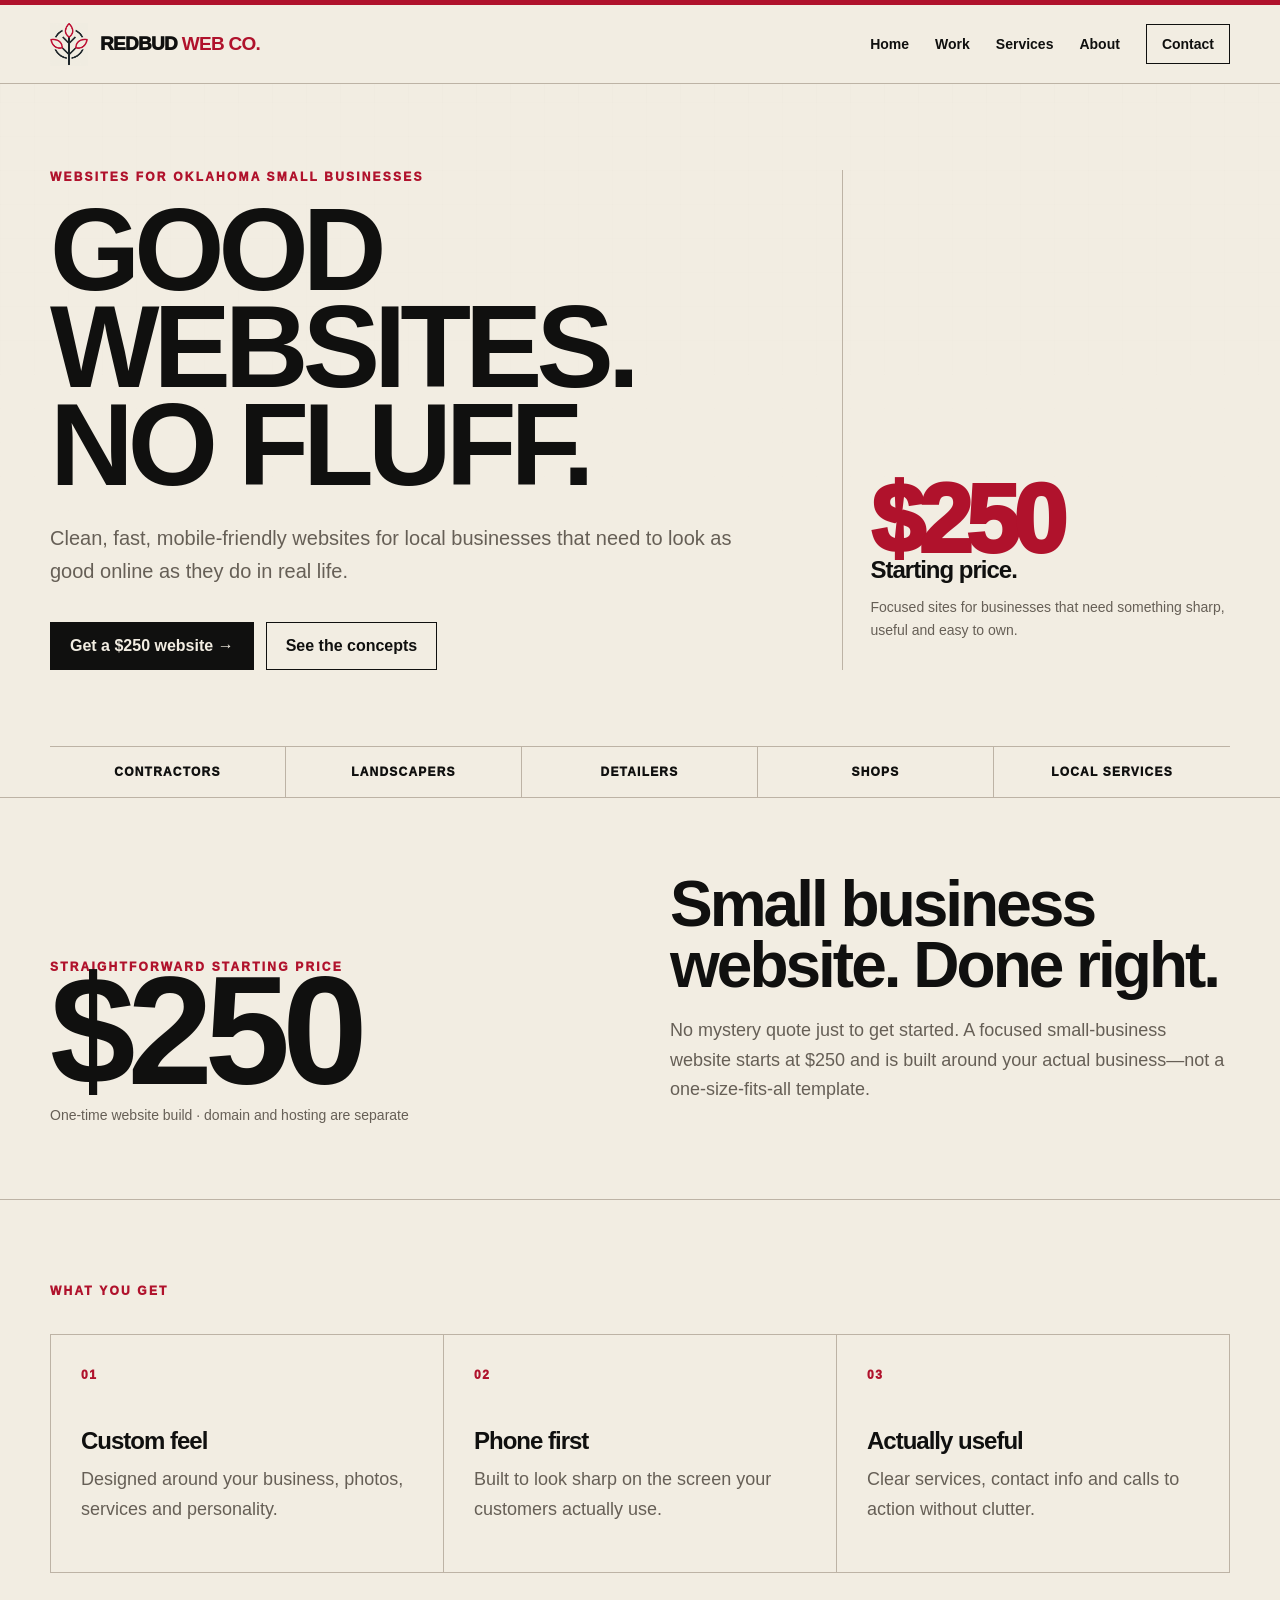
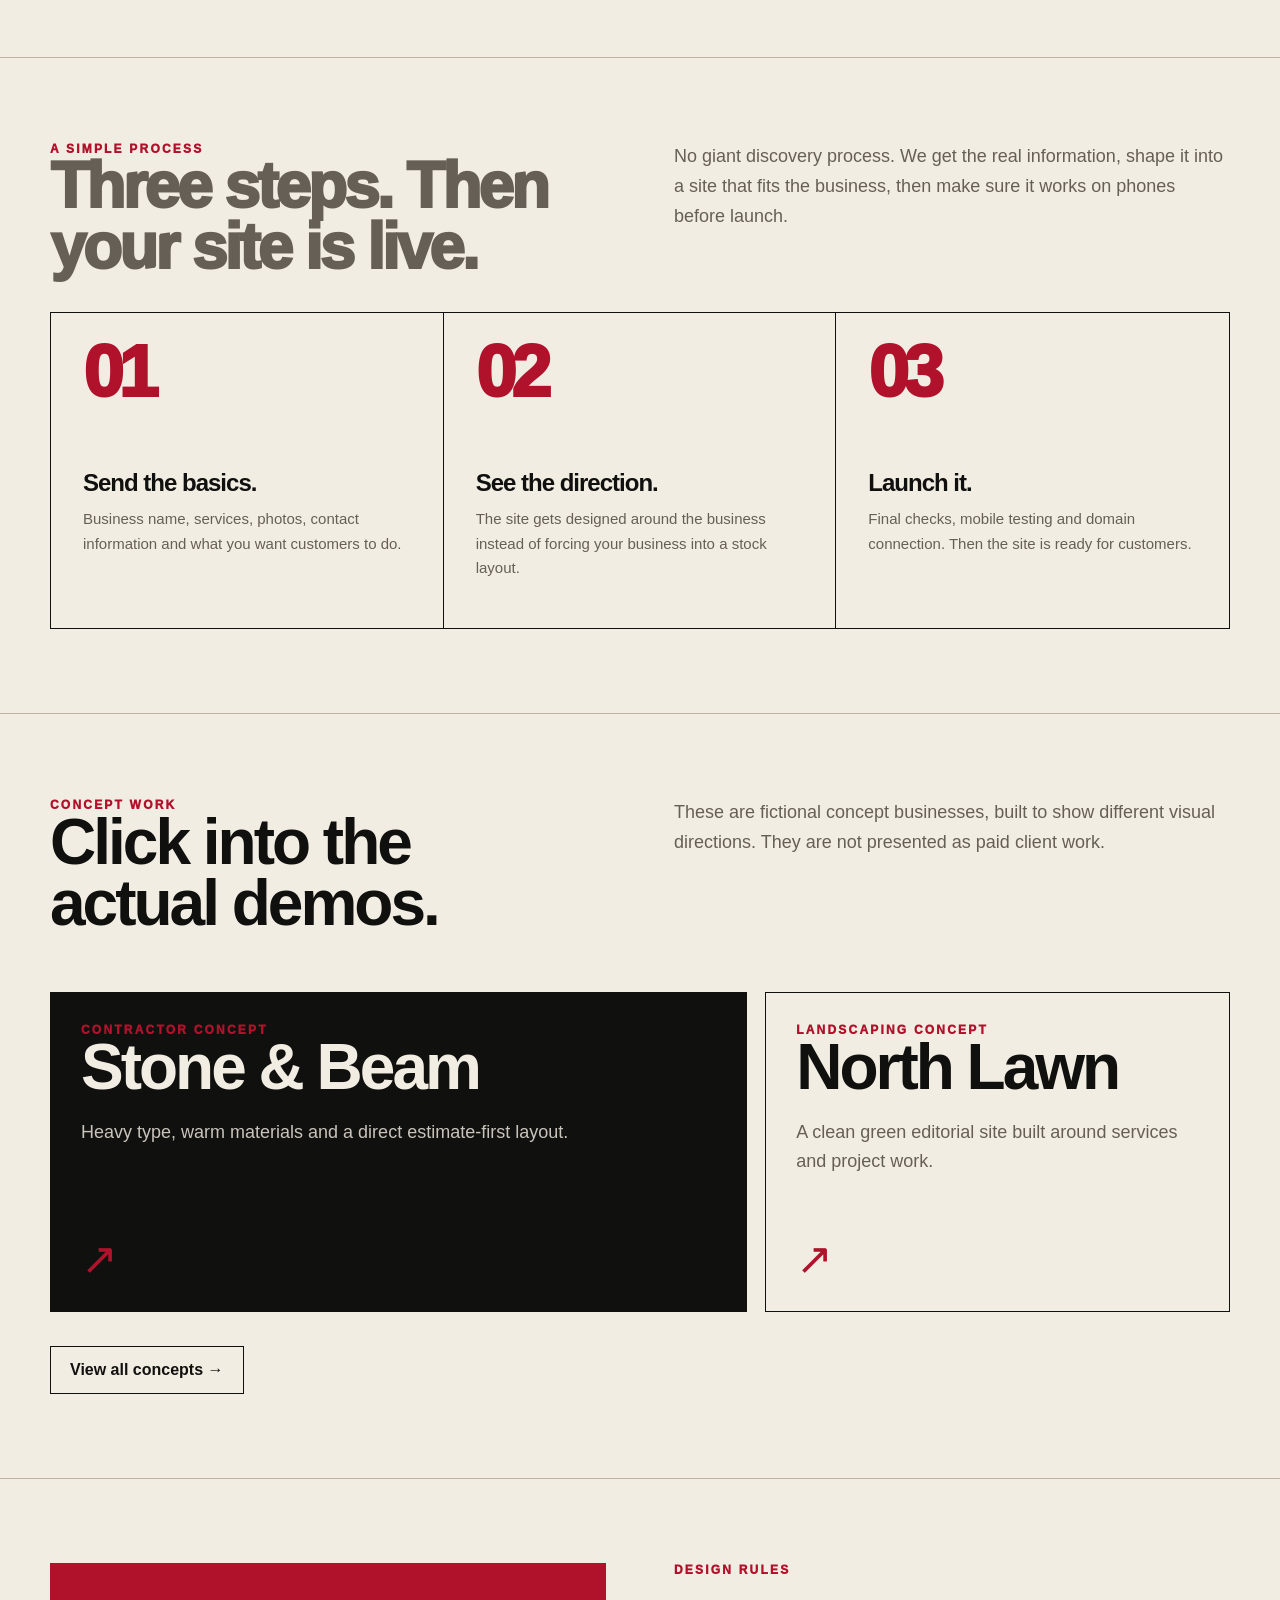
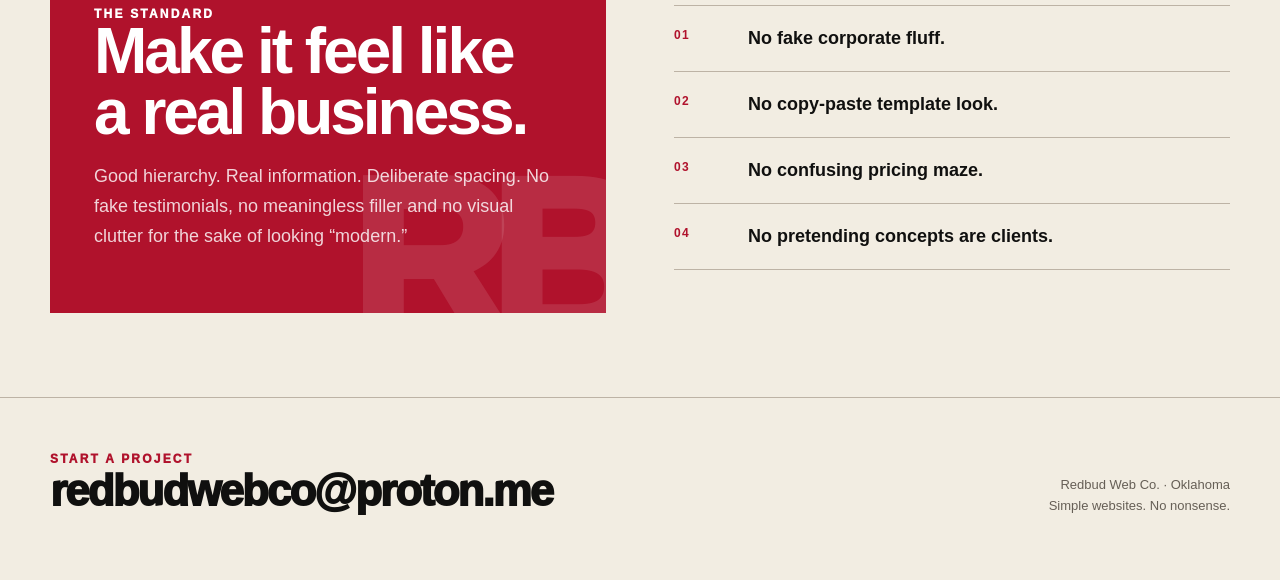
<file: index.html>
<!doctype html><html lang="en"><head><meta charset="utf-8"><meta name="viewport" content="width=device-width,initial-scale=1"><meta name="description" content="Redbud Web Co. builds clean, affordable websites for Oklahoma small businesses. Websites start at $250."><title>Home | Redbud Web Co.</title><link rel="stylesheet" href="style.css"></head><body><div class="topline"></div>
<nav><div class="wrap navin"><a class="brand" aria-current="page" href="index.html"><span class="logo-crop" aria-hidden="true"><img src="assets/redbud-logo-source.png" alt=""></span><span>REDBUD <b>WEB CO.</b></span></a><div class="links"><a href="index.html">Home</a><a href="work.html">Work</a><a href="services.html">Services</a><a href="about.html">About</a><a class="nav-cta" href="contact.html">Contact</a></div><button class="menu-btn" aria-label="Open menu" aria-expanded="false"><span aria-hidden="true"></span></button></div><div class="mobile-menu"><a href="index.html">Home</a><a href="work.html">Work</a><a href="services.html">Services</a><a href="about.html">About</a><a href="contact.html">Contact</a></div></nav>
<header class="hero"><div class="wrap hero-grid"><div><div class="kicker">Websites for Oklahoma small businesses</div><h1>GOOD WEBSITES.<br>NO FLUFF.</h1><p class="hero-copy">Clean, fast, mobile-friendly websites for local businesses that need to look as good online as they do in real life.</p><div class="hero-actions"><a class="btn" href="contact.html">Get a $250 website →</a><a class="btn ghost" href="work.html">See the concepts</a></div></div><aside class="hero-stamp"><div class="big">$250</div><strong>Starting price.</strong><p>Focused sites for businesses that need something sharp, useful and easy to own.</p></aside></div><div class="wrap industry-strip"><span>Contractors</span><span>Landscapers</span><span>Detailers</span><span>Shops</span><span>Local services</span></div></header>
<section class="priceband"><div class="wrap price"><div class="price-lockup reveal"><div class="kicker">Straightforward starting price</div><strong>$250</strong><small>One-time website build · domain and hosting are separate</small></div><div class="reveal"><h2>Small business website. Done right.</h2><p>No mystery quote just to get started. A focused small-business website starts at $250 and is built around your actual business—not a one-size-fits-all template.</p></div></div></section>
<section class="section"><div class="wrap"><div class="kicker">What you get</div><div class="grid3"><article class="card reveal"><span class="n">01</span><h3>Custom feel</h3><p>Designed around your business, photos, services and personality.</p></article><article class="card reveal"><span class="n">02</span><h3>Phone first</h3><p>Built to look sharp on the screen your customers actually use.</p></article><article class="card reveal"><span class="n">03</span><h3>Actually useful</h3><p>Clear services, contact info and calls to action without clutter.</p></article></div></div></section>
<section class="section"><div class="wrap"><div class="split"><div><div class="kicker">A simple process</div><p class="bigline">Three steps. Then your site is live.</p></div><p>No giant discovery process. We get the real information, shape it into a site that fits the business, then make sure it works on phones before launch.</p></div><div class="process reveal"><article><div class="step">01</div><h3>Send the basics.</h3><p>Business name, services, photos, contact information and what you want customers to do.</p></article><article><div class="step">02</div><h3>See the direction.</h3><p>The site gets designed around the business instead of forcing your business into a stock layout.</p></article><article><div class="step">03</div><h3>Launch it.</h3><p>Final checks, mobile testing and domain connection. Then the site is ready for customers.</p></article></div></div></section>
<section class="section"><div class="wrap"><div class="split"><div><div class="kicker">Concept work</div><h2>Click into the actual demos.</h2></div><p>These are fictional concept businesses, built to show different visual directions. They are not presented as paid client work.</p></div><div class="work-preview"><a class="mini-work dark reveal" href="stone-and-beam.html"><div><div class="kicker">Contractor concept</div><h2>Stone &amp; Beam</h2><p>Heavy type, warm materials and a direct estimate-first layout.</p></div><div class="arrow">↗</div></a><a class="mini-work reveal" href="north-lawn.html"><div><div class="kicker">Landscaping concept</div><h2>North Lawn</h2><p>A clean green editorial site built around services and project work.</p></div><div class="arrow">↗</div></a></div><div class="hero-actions"><a class="btn ghost" href="work.html">View all concepts →</a></div></div></section>
<section class="section"><div class="wrap split"><div class="red-panel reveal"><div class="kicker" style="color:white">The standard</div><h2>Make it feel like a real business.</h2><p>Good hierarchy. Real information. Deliberate spacing. No fake testimonials, no meaningless filler and no visual clutter for the sake of looking “modern.”</p></div><div class="reveal"><div class="kicker">Design rules</div><div class="rule-list"><div class="rule"><b>01</b><span>No fake corporate fluff.</span></div><div class="rule"><b>02</b><span>No copy-paste template look.</span></div><div class="rule"><b>03</b><span>No confusing pricing maze.</span></div><div class="rule"><b>04</b><span>No pretending concepts are clients.</span></div></div></div></div></section><footer><div class="wrap foot"><div><div class="kicker">Start a project</div><div class="email"><a href="mailto:redbudwebco@proton.me">redbudwebco@proton.me</a></div></div><div class="note">Redbud Web Co. · Oklahoma<br>Simple websites. No nonsense.</div></div></footer><script src="script.js"></script></body></html>
</file>
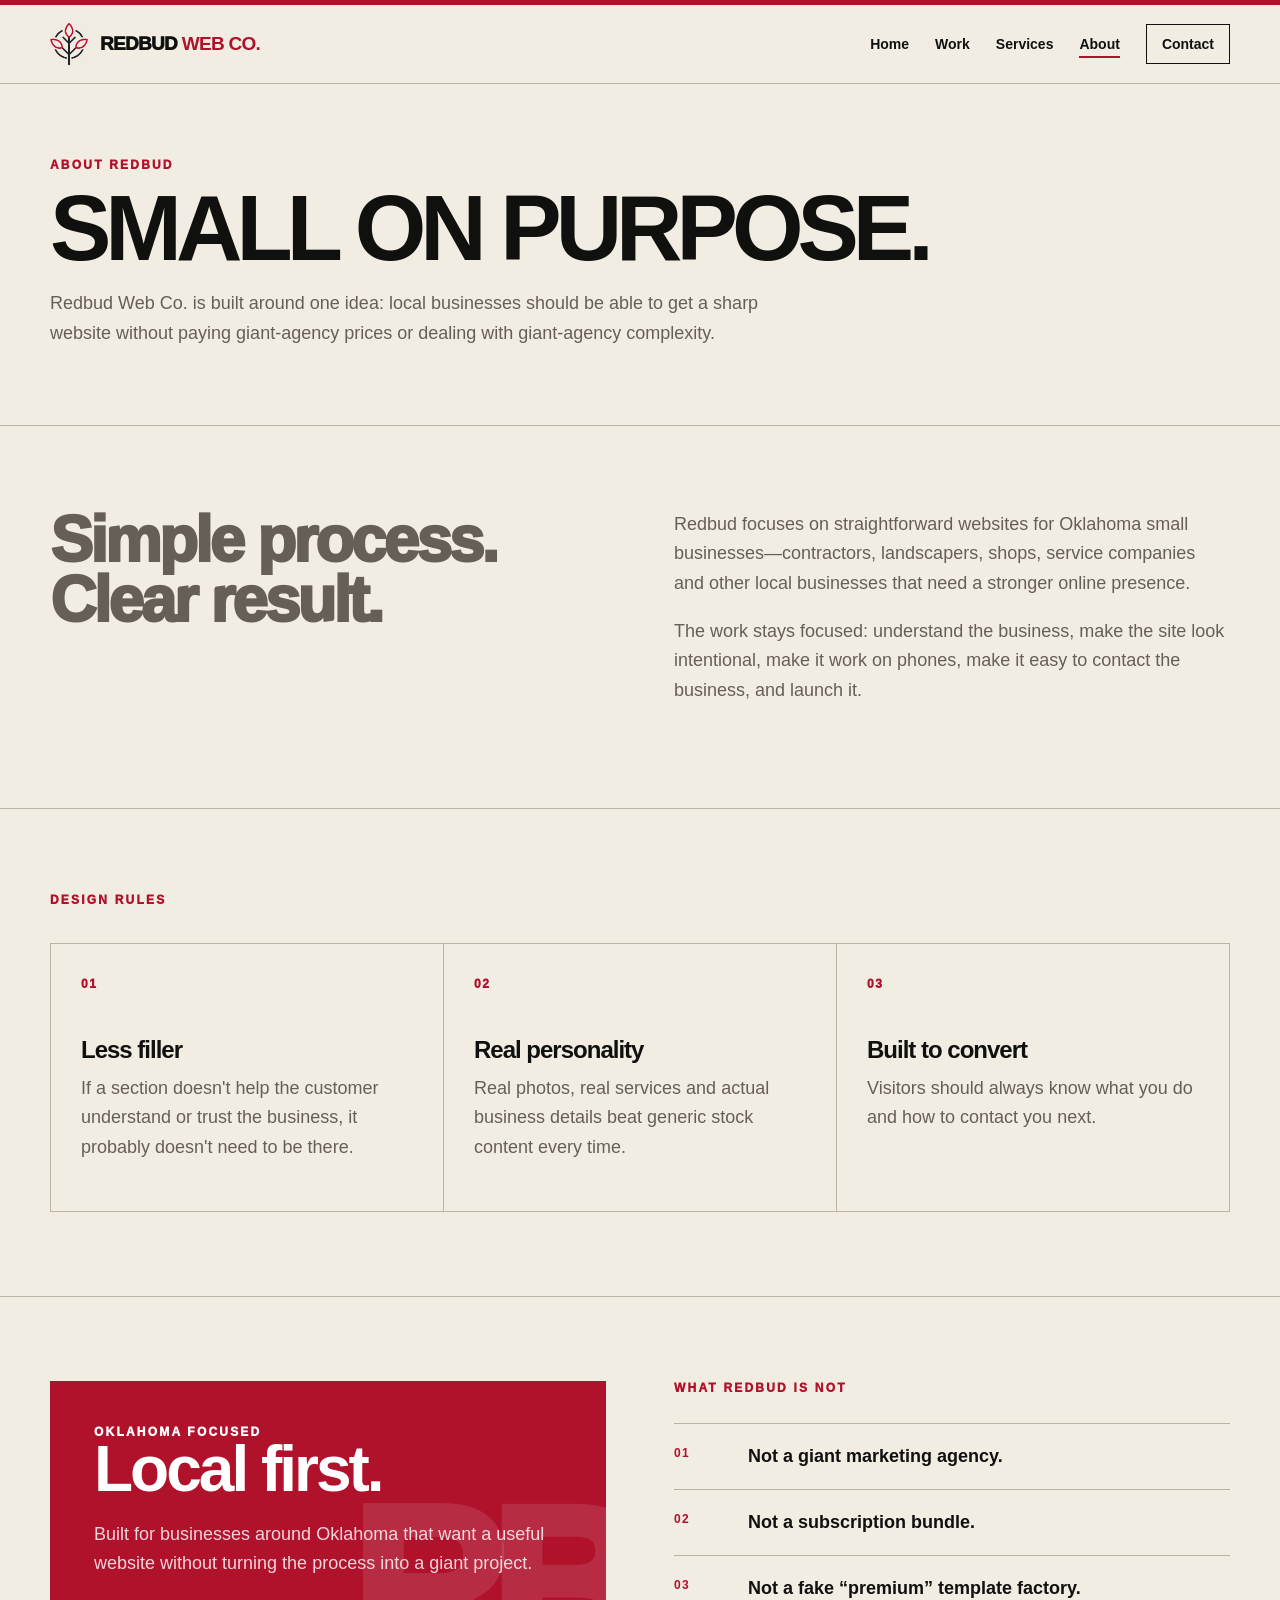
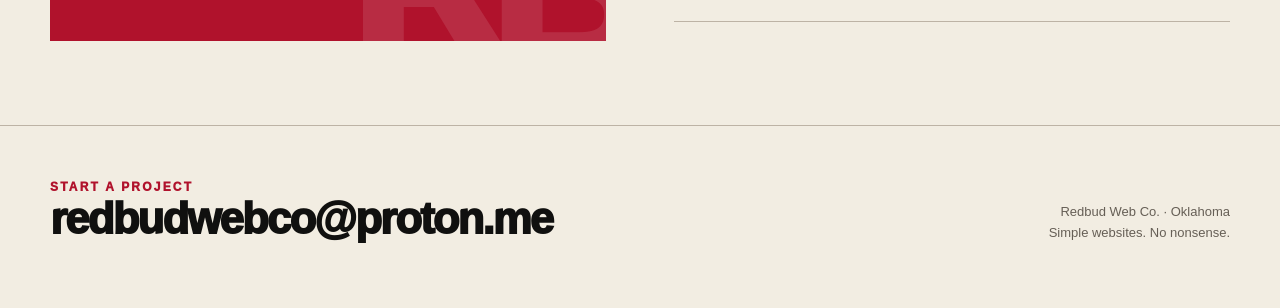
<file: about.html>
<!doctype html><html lang="en"><head><meta charset="utf-8"><meta name="viewport" content="width=device-width,initial-scale=1"><meta name="description" content="About Redbud Web Co., a focused Oklahoma web design studio for small businesses."><title>About | Redbud Web Co.</title><link rel="stylesheet" href="style.css"></head><body><div class="topline"></div>
<nav><div class="wrap navin"><a class="brand" href="index.html"><span class="logo-crop" aria-hidden="true"><img src="assets/redbud-logo-source.png" alt=""></span><span>REDBUD <b>WEB CO.</b></span></a><div class="links"><a href="index.html">Home</a><a href="work.html">Work</a><a href="services.html">Services</a><a aria-current="page" href="about.html">About</a><a class="nav-cta" href="contact.html">Contact</a></div><button class="menu-btn" aria-label="Open menu" aria-expanded="false"><span aria-hidden="true"></span></button></div><div class="mobile-menu"><a href="index.html">Home</a><a href="work.html">Work</a><a href="services.html">Services</a><a href="about.html">About</a><a href="contact.html">Contact</a></div></nav><header class="pagehead"><div class="wrap"><div class="kicker">About Redbud</div><h1>SMALL ON PURPOSE.</h1><p>Redbud Web Co. is built around one idea: local businesses should be able to get a sharp website without paying giant-agency prices or dealing with giant-agency complexity.</p></div></header>
<section class="section"><div class="wrap split"><div class="reveal"><p class="bigline">Simple process. Clear result.</p></div><div class="reveal"><p>Redbud focuses on straightforward websites for Oklahoma small businesses—contractors, landscapers, shops, service companies and other local businesses that need a stronger online presence.</p><p>The work stays focused: understand the business, make the site look intentional, make it work on phones, make it easy to contact the business, and launch it.</p></div></div></section>
<section class="section"><div class="wrap"><div class="kicker">Design rules</div><div class="grid3"><article class="card reveal"><span class="n">01</span><h3>Less filler</h3><p>If a section doesn't help the customer understand or trust the business, it probably doesn't need to be there.</p></article><article class="card reveal"><span class="n">02</span><h3>Real personality</h3><p>Real photos, real services and actual business details beat generic stock content every time.</p></article><article class="card reveal"><span class="n">03</span><h3>Built to convert</h3><p>Visitors should always know what you do and how to contact you next.</p></article></div></div></section>
<section class="section"><div class="wrap split"><div class="red-panel"><div class="kicker" style="color:white">Oklahoma focused</div><h2>Local first.</h2><p>Built for businesses around Oklahoma that want a useful website without turning the process into a giant project.</p></div><div><div class="kicker">What Redbud is not</div><div class="rule-list"><div class="rule"><b>01</b><span>Not a giant marketing agency.</span></div><div class="rule"><b>02</b><span>Not a subscription bundle.</span></div><div class="rule"><b>03</b><span>Not a fake “premium” template factory.</span></div></div></div></div></section><footer><div class="wrap foot"><div><div class="kicker">Start a project</div><div class="email"><a href="mailto:redbudwebco@proton.me">redbudwebco@proton.me</a></div></div><div class="note">Redbud Web Co. · Oklahoma<br>Simple websites. No nonsense.</div></div></footer><script src="script.js"></script></body></html>
</file>
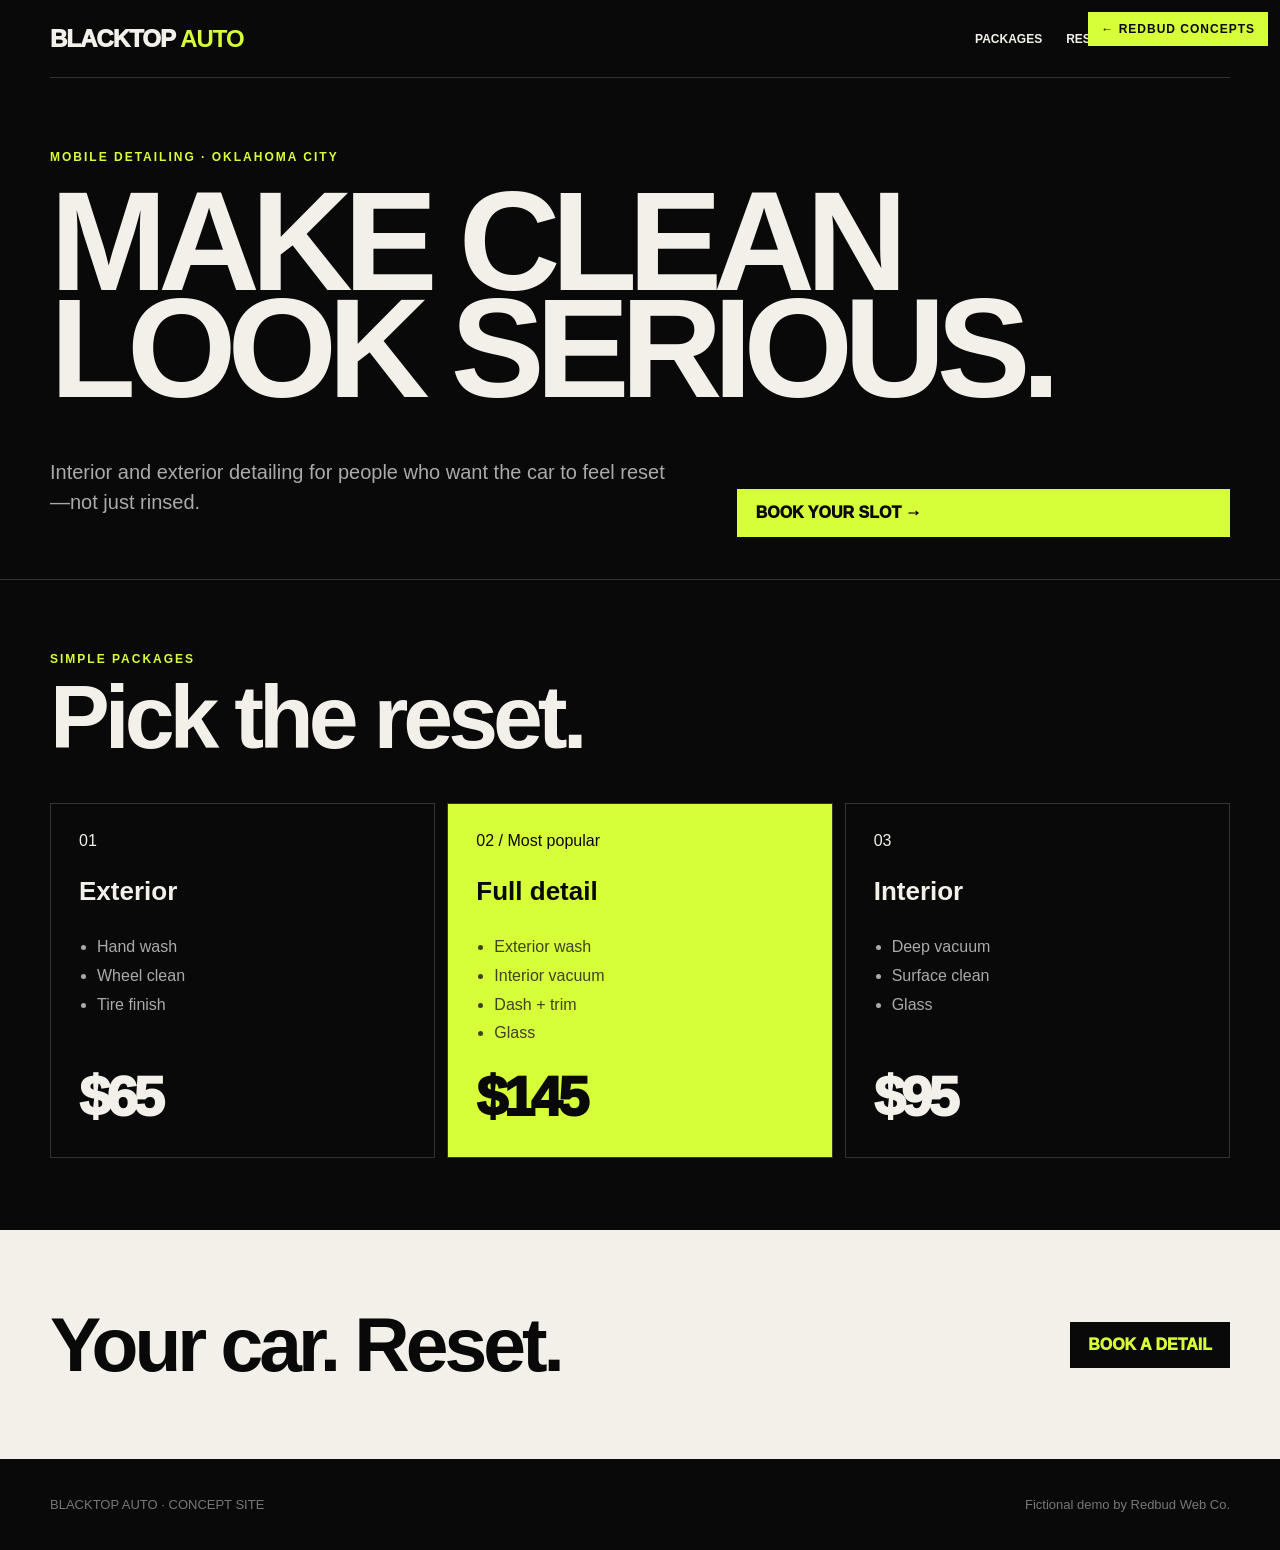
<file: blacktop-auto.html>
<!doctype html><html lang="en"><head><meta charset="utf-8"><meta name="viewport" content="width=device-width,initial-scale=1"><title>Blacktop Auto — Redbud Concept</title><style>
*{box-sizing:border-box}body{margin:0;background:#090909;color:#f2f0e9;font-family:Arial,Helvetica,sans-serif}a{color:inherit;text-decoration:none}.demo{position:fixed;top:12px;right:12px;z-index:20;background:#d7ff39;color:#090909;padding:10px 13px;font-size:12px;font-weight:900;text-transform:uppercase;letter-spacing:1px}.wrap{width:min(1180px,calc(100% - 36px));margin:auto}.nav{height:78px;display:flex;justify-content:space-between;align-items:center;border-bottom:1px solid #333}.brand{font-size:24px;font-weight:950;letter-spacing:-1px}.brand b{color:#d7ff39}.links{display:flex;gap:24px;font-size:12px;font-weight:900}.hero{padding:72px 0 42px}.eyebrow{font-size:12px;text-transform:uppercase;letter-spacing:2px;color:#d7ff39;font-weight:900}.hero h1{font-size:clamp(72px,11vw,158px);line-height:.76;letter-spacing:-9px;margin:24px 0 35px}.hero-bottom{display:grid;grid-template-columns:1fr .8fr;gap:70px;align-items:end}.hero p{font-size:20px;line-height:1.5;color:#aaa;max-width:620px}.cta{display:inline-block;background:#d7ff39;color:#090909;padding:15px 19px;font-weight:950}.line{height:1px;background:#333}.packages{padding:72px 0}.packages h2{font-size:clamp(46px,7vw,90px);letter-spacing:-5px;margin:0 0 34px}.grid{display:grid;grid-template-columns:repeat(3,1fr);gap:12px}.pack{border:1px solid #333;padding:28px;min-height:330px;display:flex;flex-direction:column;justify-content:space-between;transition:.2s}.pack:hover{border-color:#d7ff39;transform:translateY(-4px)}.pack .price{font-size:56px;font-weight:950;letter-spacing:-4px}.pack h3{font-size:26px}.pack ul{padding-left:18px;color:#aaa;line-height:1.8}.pack.featured{background:#d7ff39;color:#090909}.pack.featured ul{color:#3d421f}.book{padding:70px 0;background:#f2f0e9;color:#090909}.book .wrap{display:flex;justify-content:space-between;gap:30px;align-items:center}.book strong{font-size:clamp(40px,6vw,80px);letter-spacing:-4px}.book a{background:#090909;color:#d7ff39;padding:14px 18px;font-weight:950}.foot{padding:38px 0;color:#777;display:flex;justify-content:space-between;font-size:13px}@media(max-width:760px){.links{display:none}.hero-bottom,.grid{grid-template-columns:1fr}.hero h1{letter-spacing:-5px}.book .wrap,.foot{flex-direction:column;align-items:flex-start}}/* mobile polish: blacktop-auto.html */
@media(max-width:520px){
  body{overflow-x:hidden}
  .demo{top:auto;right:12px;bottom:12px;padding:9px 11px;font-size:10px}
  .wrap{width:calc(100% - 28px)}
  .nav{height:64px}
  .brand{font-size:20px}
  .hero{padding:52px 0 32px}
  .hero h1{font-size:56px;line-height:.8;letter-spacing:-4px;margin:18px 0 28px}
  .hero-bottom{gap:22px}
  .hero p{font-size:17px}
  .cta{display:flex;justify-content:center;width:100%;padding:15px 16px}
  .packages{padding:58px 0}
  h2{font-size:44px;letter-spacing:-2px}
  .grid{gap:0}
  .pack{min-height:0;padding:24px}
  .pack h3{font-size:28px}
  .price{font-size:44px}
  .book{padding:28px 0}
  .book .wrap{gap:18px}
  .book strong{font-size:30px}
  .book a{width:100%;text-align:center;padding:14px}
  .foot{gap:8px;padding:30px 0 78px;font-size:11px}
}
</style></head><body><a class="demo" href="work.html">← Redbud concepts</a><div class="wrap nav"><div class="brand">BLACKTOP <b>AUTO</b></div><div class="links"><span>PACKAGES</span><span>RESULTS</span><span>FAQ</span><span>BOOK</span></div></div><main><section class="hero"><div class="wrap"><div class="eyebrow">Mobile detailing · Oklahoma City</div><h1>MAKE CLEAN<br>LOOK SERIOUS.</h1><div class="hero-bottom"><p>Interior and exterior detailing for people who want the car to feel reset—not just rinsed.</p><a class="cta" href="#book">BOOK YOUR SLOT →</a></div></div></section><div class="line"></div><section class="packages"><div class="wrap"><div class="eyebrow">Simple packages</div><h2>Pick the reset.</h2><div class="grid"><article class="pack"><div><span>01</span><h3>Exterior</h3><ul><li>Hand wash</li><li>Wheel clean</li><li>Tire finish</li></ul></div><div class="price">$65</div></article><article class="pack featured"><div><span>02 / Most popular</span><h3>Full detail</h3><ul><li>Exterior wash</li><li>Interior vacuum</li><li>Dash + trim</li><li>Glass</li></ul></div><div class="price">$145</div></article><article class="pack"><div><span>03</span><h3>Interior</h3><ul><li>Deep vacuum</li><li>Surface clean</li><li>Glass</li></ul></div><div class="price">$95</div></article></div></div></section><section class="book" id="book"><div class="wrap"><strong>Your car. Reset.</strong><a href="#">BOOK A DETAIL</a></div></section></main><footer class="wrap foot"><span>BLACKTOP AUTO · CONCEPT SITE</span><span>Fictional demo by Redbud Web Co.</span></footer></body></html>
</file>
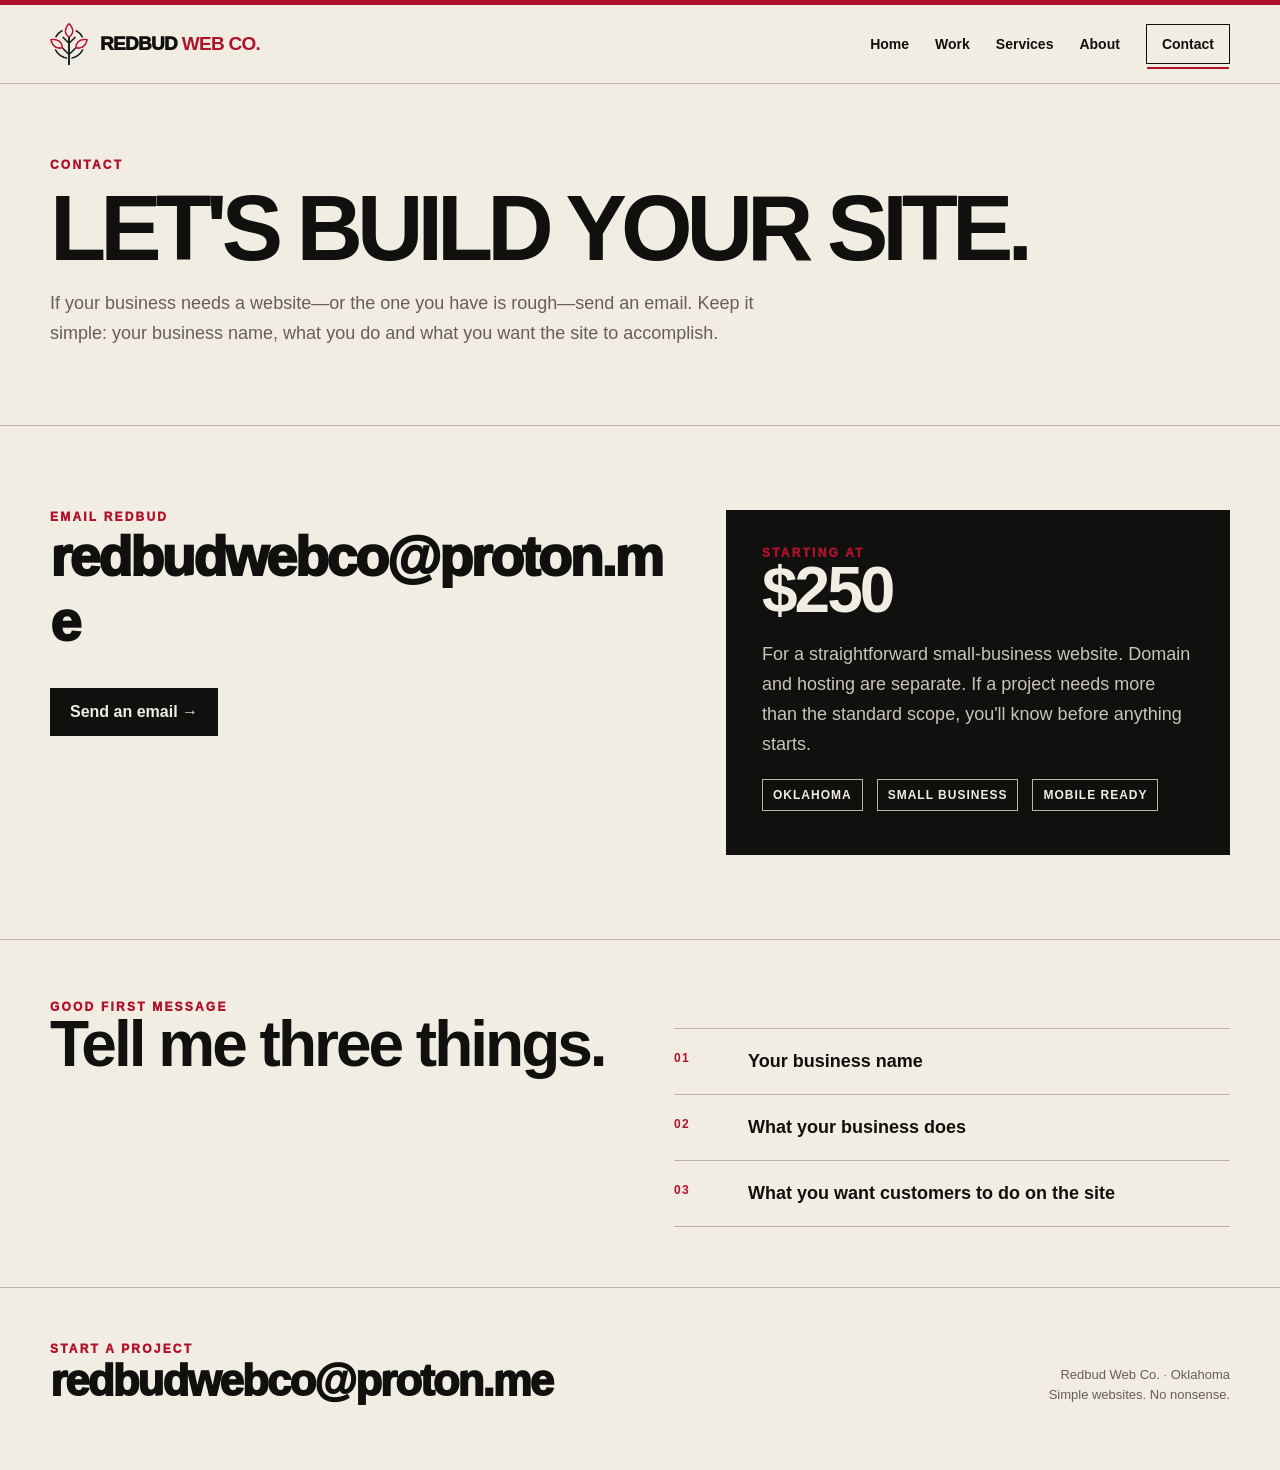
<file: contact.html>
<!doctype html><html lang="en"><head><meta charset="utf-8"><meta name="viewport" content="width=device-width,initial-scale=1"><meta name="description" content="Contact Redbud Web Co. about a $250 small-business website."><title>Contact | Redbud Web Co.</title><link rel="stylesheet" href="style.css"></head><body><div class="topline"></div>
<nav><div class="wrap navin"><a class="brand" href="index.html"><span class="logo-crop" aria-hidden="true"><img src="assets/redbud-logo-source.png" alt=""></span><span>REDBUD <b>WEB CO.</b></span></a><div class="links"><a href="index.html">Home</a><a href="work.html">Work</a><a href="services.html">Services</a><a href="about.html">About</a><a class="nav-cta" aria-current="page" href="contact.html">Contact</a></div><button class="menu-btn" aria-label="Open menu" aria-expanded="false"><span aria-hidden="true"></span></button></div><div class="mobile-menu"><a href="index.html">Home</a><a href="work.html">Work</a><a href="services.html">Services</a><a href="about.html">About</a><a href="contact.html">Contact</a></div></nav><header class="pagehead"><div class="wrap"><div class="kicker">Contact</div><h1>LET'S BUILD YOUR SITE.</h1><p>If your business needs a website—or the one you have is rough—send an email. Keep it simple: your business name, what you do and what you want the site to accomplish.</p></div></header>
<section class="section"><div class="wrap contact-box"><div class="reveal"><div class="kicker">Email Redbud</div><div class="contact-email"><a href="mailto:redbudwebco@proton.me?subject=Website%20Project">redbudwebco@proton.me</a></div><div class="hero-actions"><a class="btn" href="mailto:redbudwebco@proton.me?subject=Website%20Project">Send an email →</a></div></div><aside class="contact-panel reveal"><div class="kicker">Starting at</div><h2>$250</h2><p>For a straightforward small-business website. Domain and hosting are separate. If a project needs more than the standard scope, you'll know before anything starts.</p><div class="badge-row"><span class="tag">Oklahoma</span><span class="tag">Small business</span><span class="tag">Mobile ready</span></div></aside></div></section>
<section class="section compact"><div class="wrap split"><div><div class="kicker">Good first message</div><h2>Tell me three things.</h2></div><div class="rule-list"><div class="rule"><b>01</b><span>Your business name</span></div><div class="rule"><b>02</b><span>What your business does</span></div><div class="rule"><b>03</b><span>What you want customers to do on the site</span></div></div></div></section><footer><div class="wrap foot"><div><div class="kicker">Start a project</div><div class="email"><a href="mailto:redbudwebco@proton.me">redbudwebco@proton.me</a></div></div><div class="note">Redbud Web Co. · Oklahoma<br>Simple websites. No nonsense.</div></div></footer><script src="script.js"></script></body></html>
</file>
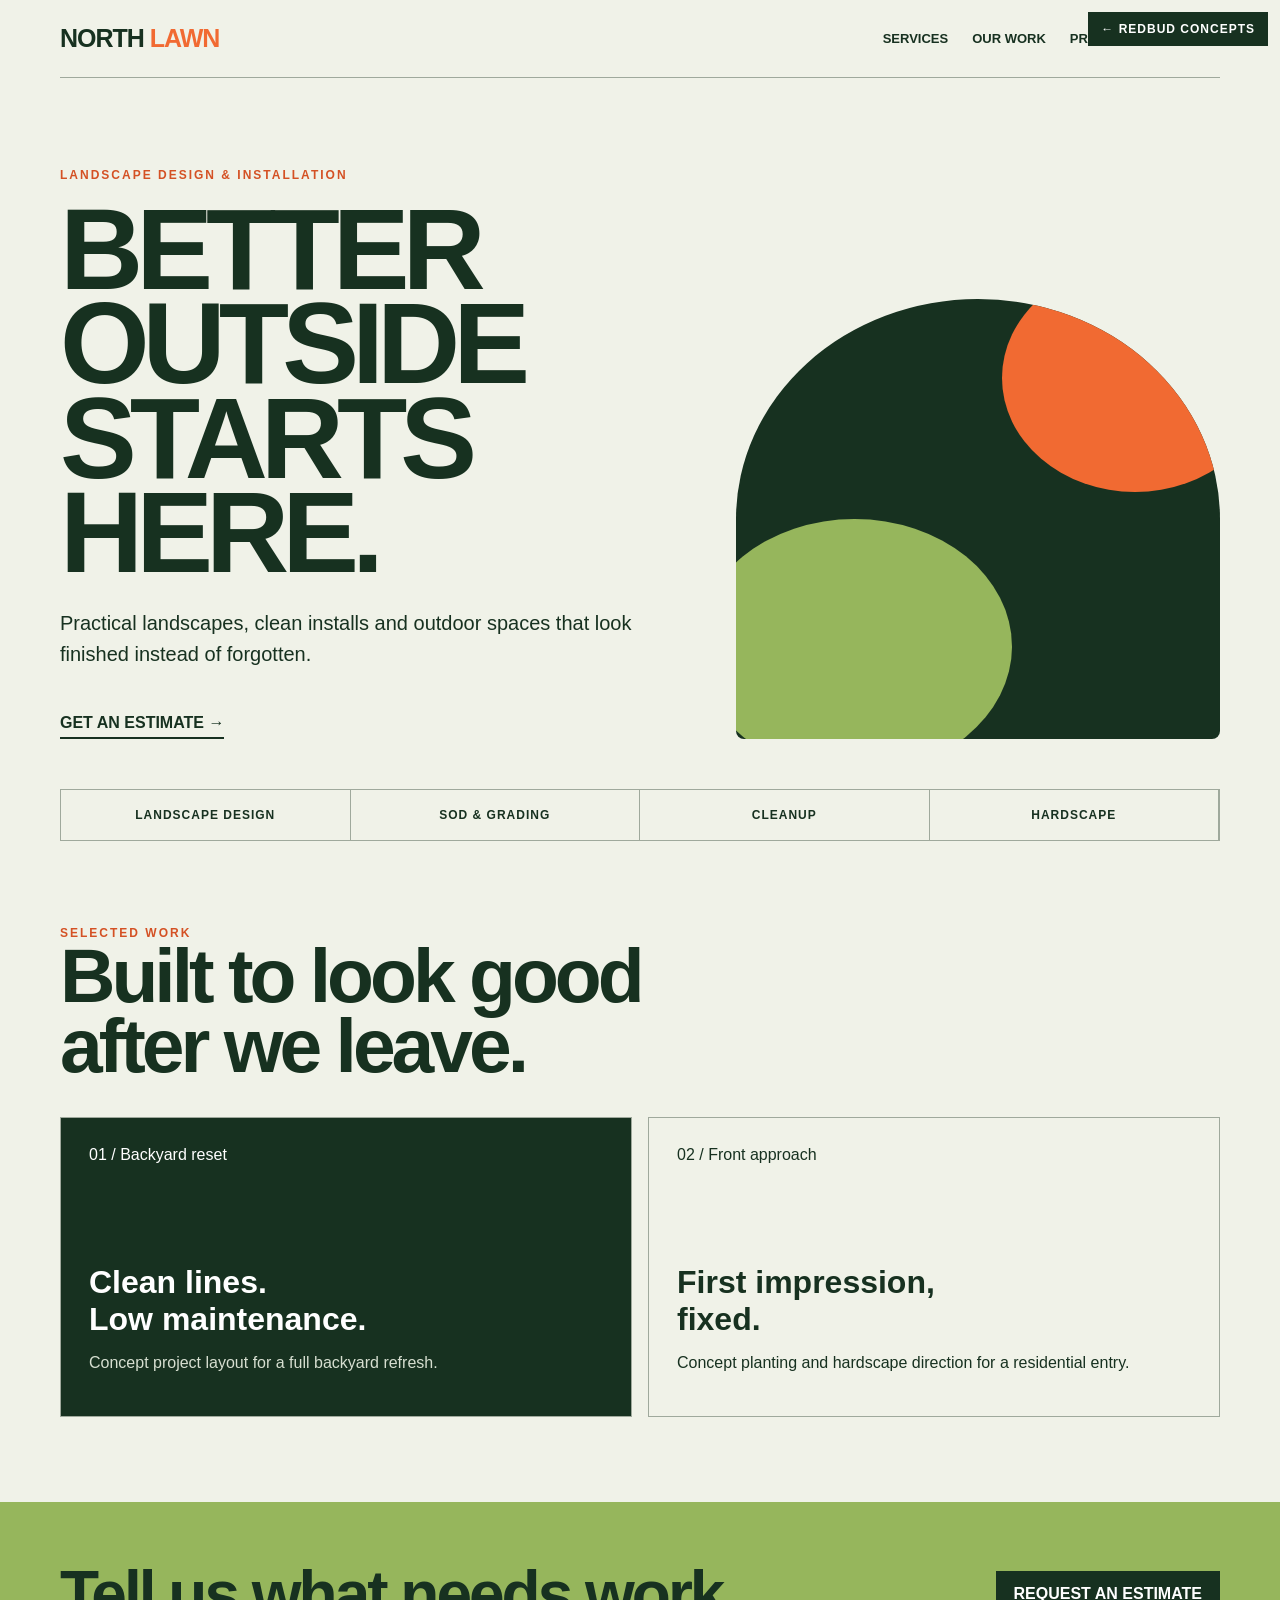
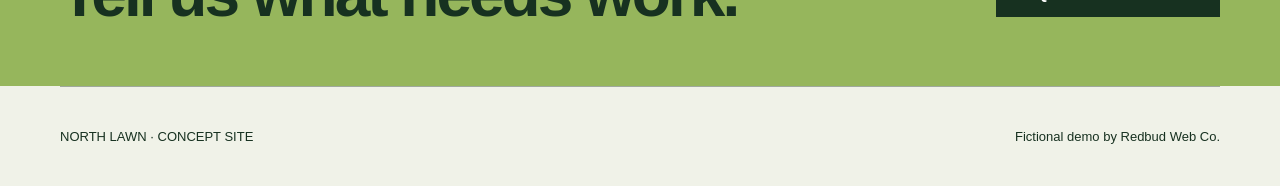
<file: north-lawn.html>
<!doctype html><html lang="en"><head><meta charset="utf-8"><meta name="viewport" content="width=device-width,initial-scale=1"><title>North Lawn — Redbud Concept</title><style>
*{box-sizing:border-box}body{margin:0;background:#f0f2e8;color:#173120;font-family:Arial,Helvetica,sans-serif}a{color:inherit;text-decoration:none}.demo{position:fixed;top:12px;right:12px;z-index:20;background:#173120;color:#fff;padding:10px 13px;font-size:12px;font-weight:800;text-transform:uppercase;letter-spacing:1px}.wrap{width:min(1160px,calc(100% - 36px));margin:auto}.nav{height:78px;display:flex;align-items:center;justify-content:space-between;border-bottom:1px solid #9fa99c}.brand{font-size:25px;font-weight:900;letter-spacing:-1px}.brand i{font-style:normal;color:#f16a32}.links{display:flex;gap:24px;font-size:13px;font-weight:800}.hero{padding:90px 0 50px}.hero-grid{display:grid;grid-template-columns:1fr .8fr;gap:70px;align-items:end}.eyebrow{font-size:12px;text-transform:uppercase;letter-spacing:2px;color:#d45124;font-weight:900}.hero h1{font-size:clamp(66px,9vw,124px);letter-spacing:-7px;line-height:.82;margin:20px 0 28px}.hero p{font-size:20px;line-height:1.55;max-width:650px}.shape{height:440px;background:#173120;position:relative;overflow:hidden;border-radius:50% 50% 8px 8px}.shape:before{content:"";position:absolute;width:65%;height:58%;background:#96b65c;border-radius:50%;left:-8%;bottom:-8%}.shape:after{content:"";position:absolute;width:55%;height:52%;background:#f16a32;border-radius:50%;right:-10%;top:-8%}.cta{display:inline-block;margin-top:24px;border-bottom:2px solid #173120;padding-bottom:5px;font-weight:900}.strip{display:grid;grid-template-columns:repeat(4,1fr);border:1px solid #9fa99c}.strip div{padding:18px;border-right:1px solid #9fa99c;text-align:center;font-size:12px;font-weight:900;text-transform:uppercase;letter-spacing:1px}.section{padding:85px 0}.section h2{font-size:clamp(44px,6vw,78px);line-height:.92;letter-spacing:-4px;margin:0 0 36px}.jobs{display:grid;grid-template-columns:1fr 1fr;gap:16px}.job{min-height:300px;border:1px solid #9fa99c;padding:28px;display:flex;flex-direction:column;justify-content:space-between}.job.dark{background:#173120;color:white}.job.dark p{color:#d7dfd1}.job h3{font-size:32px;margin:0}.quote{background:#96b65c;padding:55px 0}.quote .wrap{display:flex;justify-content:space-between;align-items:center;gap:30px}.quote strong{font-size:clamp(34px,5vw,64px);letter-spacing:-3px}.quote a{background:#173120;color:white;padding:14px 18px;font-weight:900}.foot{padding:42px 0;border-top:1px solid #9fa99c;display:flex;justify-content:space-between;font-size:13px}@media(max-width:760px){.links{display:none}.hero-grid,.jobs{grid-template-columns:1fr}.shape{height:300px}.strip{grid-template-columns:1fr 1fr}.quote .wrap,.foot{flex-direction:column;align-items:flex-start}.hero h1{letter-spacing:-4px}}/* mobile polish: north-lawn.html */
@media(max-width:520px){
  body{overflow-x:hidden}
  .demo{top:auto;right:12px;bottom:12px;padding:9px 11px;font-size:10px}
  .wrap{width:calc(100% - 28px)}
  .nav{height:64px}
  .brand{font-size:21px}
  .hero{padding:54px 0 34px}
  .hero-grid{gap:28px}
  .hero h1{font-size:52px;line-height:.88;letter-spacing:-3.5px;margin:16px 0 20px}
  .hero p{font-size:17px}
  .cta{display:flex;justify-content:center;width:100%;padding:15px 16px}
  .shape{height:220px}
  .strip{display:flex;overflow-x:auto;scrollbar-width:none}
  .strip::-webkit-scrollbar{display:none}
  .strip div{min-width:145px;flex:0 0 auto}
  .section{padding:58px 0}
  h2{font-size:42px;letter-spacing:-2px}
  .job{min-height:270px;padding:24px}
  .quote{padding:28px 0}
  .quote .wrap{gap:18px}
  .quote strong{font-size:28px}
  .quote a{width:100%;text-align:center;padding:14px}
  .foot{gap:8px;padding:30px 0 78px;font-size:11px}
}
</style></head><body><a class="demo" href="work.html">← Redbud concepts</a><div class="wrap nav"><div class="brand">NORTH <i>LAWN</i></div><div class="links"><span>SERVICES</span><span>OUR WORK</span><span>PROCESS</span><span>CONTACT</span></div></div><main><section class="hero"><div class="wrap hero-grid"><div><div class="eyebrow">Landscape design &amp; installation</div><h1>BETTER OUTSIDE<br>STARTS HERE.</h1><p>Practical landscapes, clean installs and outdoor spaces that look finished instead of forgotten.</p><a class="cta" href="#quote">GET AN ESTIMATE →</a></div><div class="shape"></div></div></section><div class="wrap strip"><div>Landscape design</div><div>Sod &amp; grading</div><div>Cleanup</div><div>Hardscape</div></div><section class="section"><div class="wrap"><div class="eyebrow">Selected work</div><h2>Built to look good<br>after we leave.</h2><div class="jobs"><article class="job dark"><span>01 / Backyard reset</span><div><h3>Clean lines.<br>Low maintenance.</h3><p>Concept project layout for a full backyard refresh.</p></div></article><article class="job"><span>02 / Front approach</span><div><h3>First impression,<br>fixed.</h3><p>Concept planting and hardscape direction for a residential entry.</p></div></article></div></div></section><section class="quote" id="quote"><div class="wrap"><strong>Tell us what needs work.</strong><a href="#">REQUEST AN ESTIMATE</a></div></section></main><footer class="wrap foot"><span>NORTH LAWN · CONCEPT SITE</span><span>Fictional demo by Redbud Web Co.</span></footer></body></html>
</file>
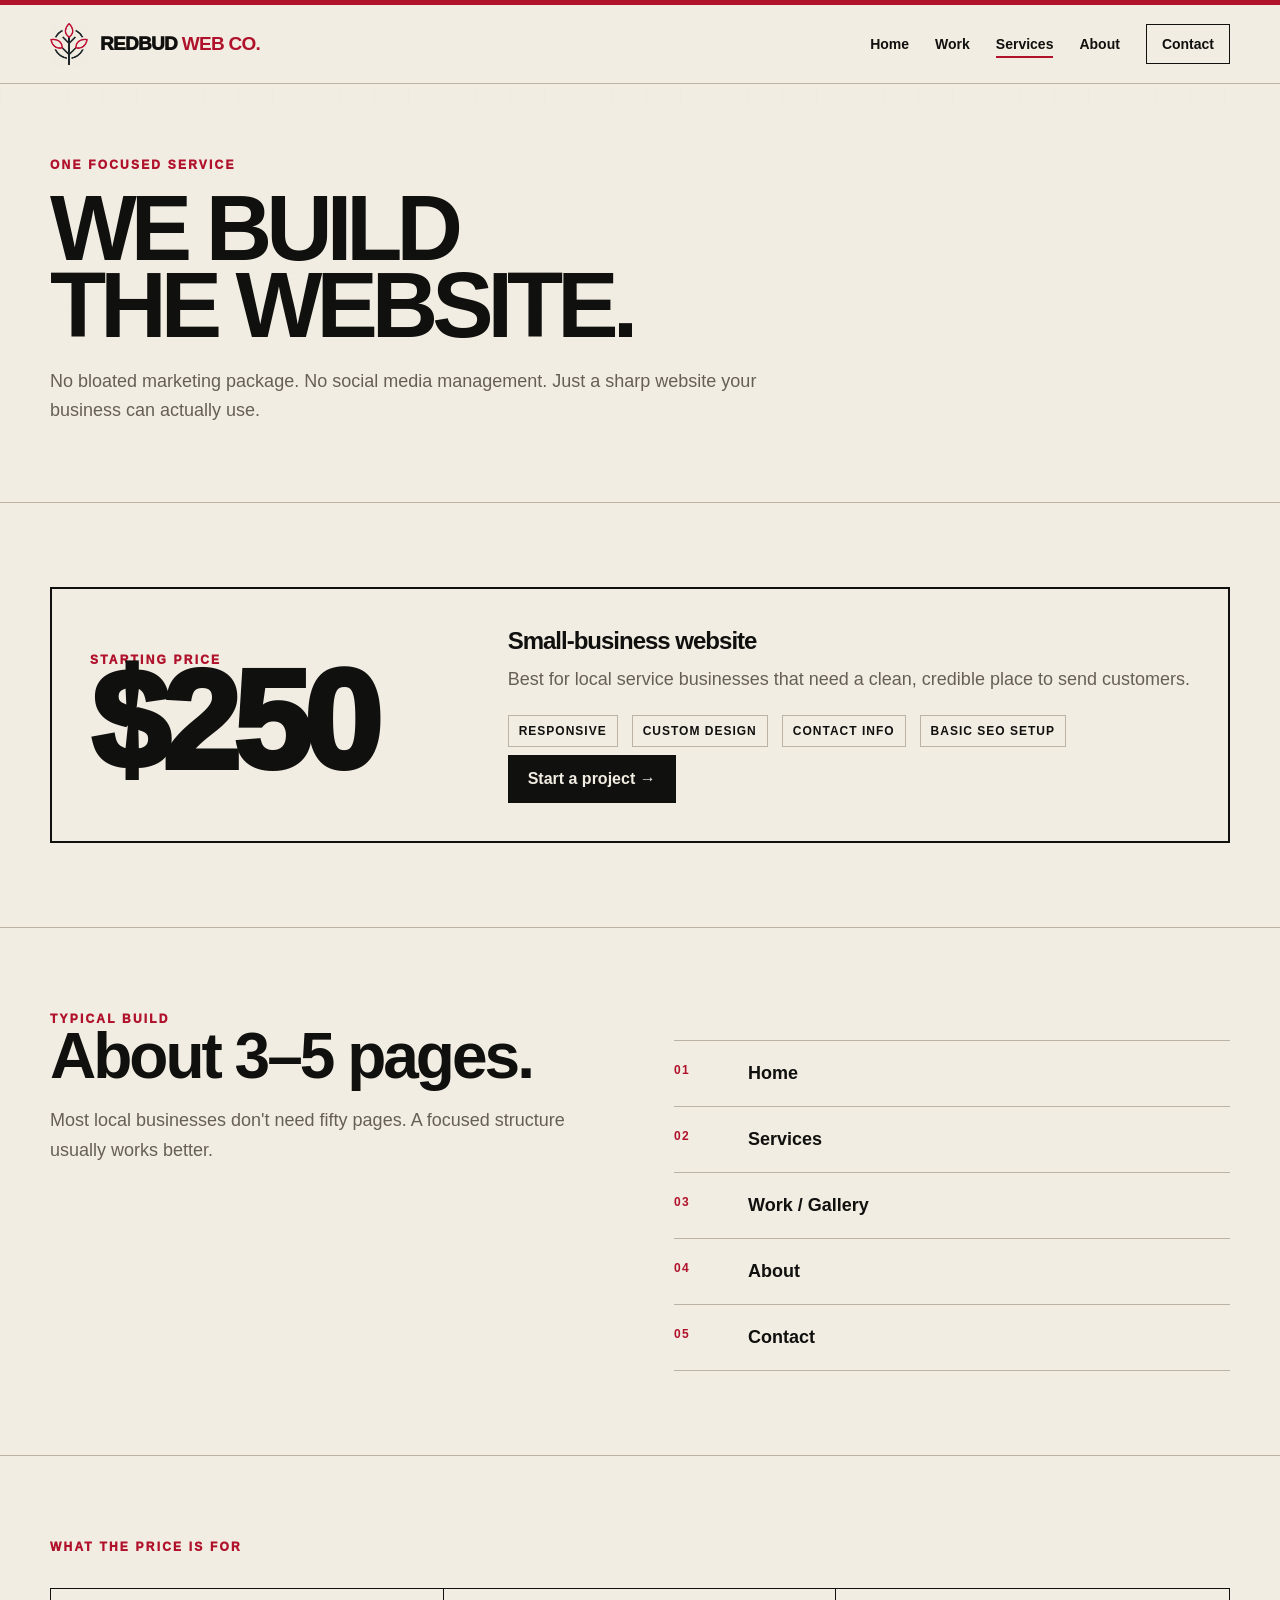
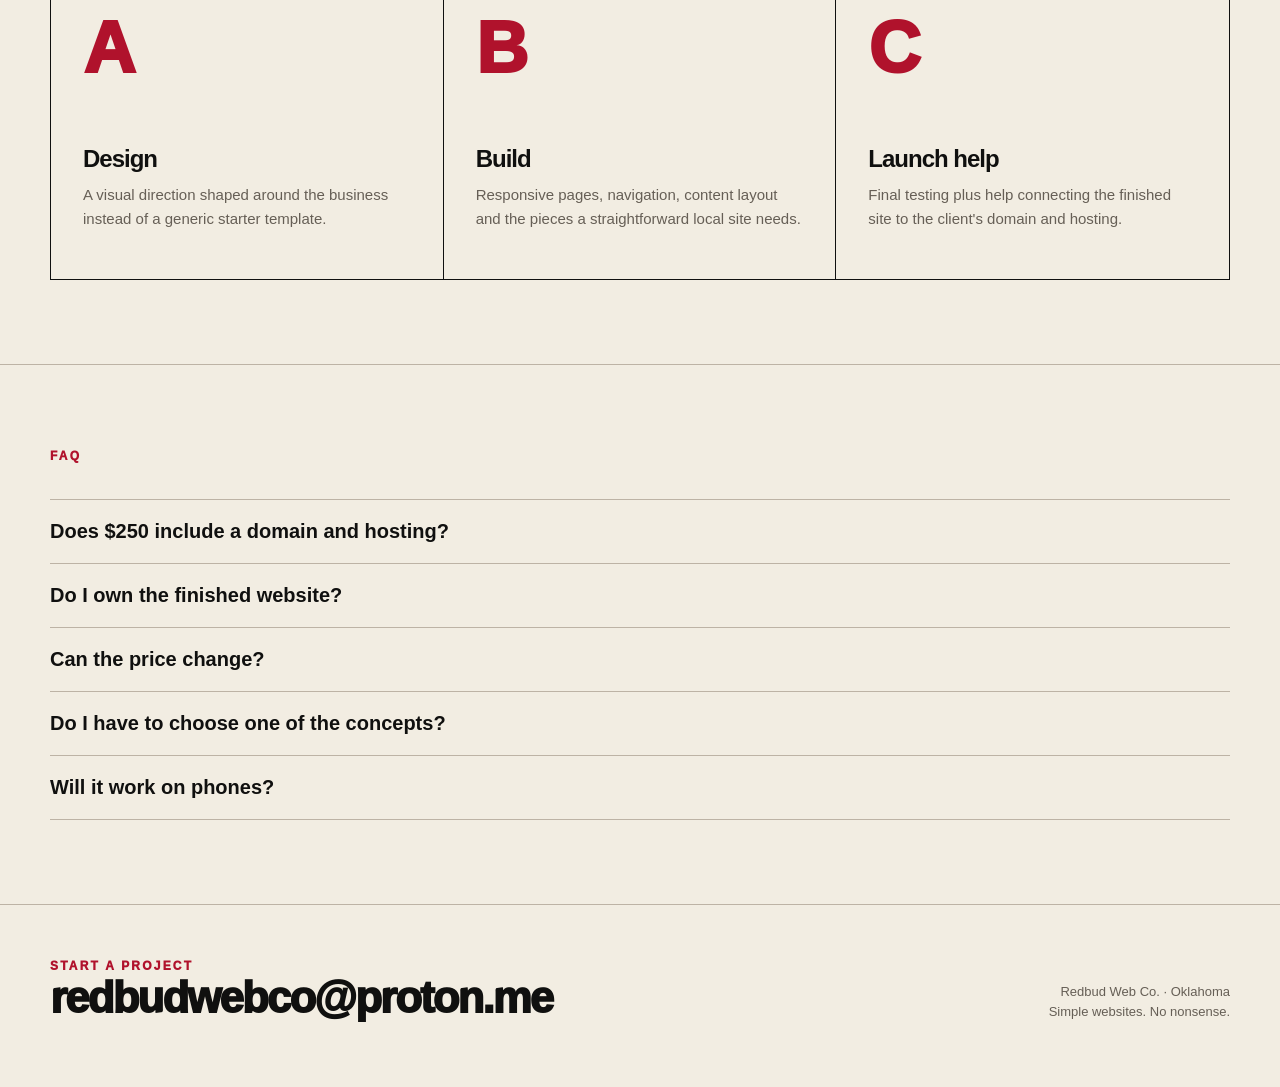
<file: services.html>
<!doctype html><html lang="en"><head><meta charset="utf-8"><meta name="viewport" content="width=device-width,initial-scale=1"><meta name="description" content="Redbud Web Co. offers focused small-business websites starting at $250."><title>Services | Redbud Web Co.</title><link rel="stylesheet" href="style.css"></head><body><div class="topline"></div>
<nav><div class="wrap navin"><a class="brand" href="index.html"><span class="logo-crop" aria-hidden="true"><img src="assets/redbud-logo-source.png" alt=""></span><span>REDBUD <b>WEB CO.</b></span></a><div class="links"><a href="index.html">Home</a><a href="work.html">Work</a><a aria-current="page" href="services.html">Services</a><a href="about.html">About</a><a class="nav-cta" href="contact.html">Contact</a></div><button class="menu-btn" aria-label="Open menu" aria-expanded="false"><span aria-hidden="true"></span></button></div><div class="mobile-menu"><a href="index.html">Home</a><a href="work.html">Work</a><a href="services.html">Services</a><a href="about.html">About</a><a href="contact.html">Contact</a></div></nav><header class="pagehead"><div class="wrap"><div class="kicker">One focused service</div><h1>WE BUILD THE WEBSITE.</h1><p>No bloated marketing package. No social media management. Just a sharp website your business can actually use.</p></div></header>
<section class="section"><div class="wrap"><div class="pricing-box reveal"><div><div class="kicker">Starting price</div><div class="money">$250</div></div><div><h3>Small-business website</h3><p>Best for local service businesses that need a clean, credible place to send customers.</p><div class="badge-row"><span class="tag">Responsive</span><span class="tag">Custom design</span><span class="tag">Contact info</span><span class="tag">Basic SEO setup</span></div><a class="btn" href="contact.html">Start a project →</a></div></div></div></section>
<section class="section"><div class="wrap split"><div><div class="kicker">Typical build</div><h2>About 3–5 pages.</h2><p>Most local businesses don't need fifty pages. A focused structure usually works better.</p></div><div class="rule-list"><div class="rule"><b>01</b><span>Home</span></div><div class="rule"><b>02</b><span>Services</span></div><div class="rule"><b>03</b><span>Work / Gallery</span></div><div class="rule"><b>04</b><span>About</span></div><div class="rule"><b>05</b><span>Contact</span></div></div></div></section>
<section class="section"><div class="wrap"><div class="kicker">What the price is for</div><div class="process"><article><div class="step">A</div><h3>Design</h3><p>A visual direction shaped around the business instead of a generic starter template.</p></article><article><div class="step">B</div><h3>Build</h3><p>Responsive pages, navigation, content layout and the pieces a straightforward local site needs.</p></article><article><div class="step">C</div><h3>Launch help</h3><p>Final testing plus help connecting the finished site to the client's domain and hosting.</p></article></div></div></section>
<section class="section"><div class="wrap"><div class="kicker">FAQ</div><div class="faq"><details><summary>Does $250 include a domain and hosting?</summary><p>No. Domain registration and hosting are separate so the business can own and control those accounts directly.</p></details><details><summary>Do I own the finished website?</summary><p>Yes. The goal is to hand you a finished site you can keep using, subject to any third-party services or assets you choose to use.</p></details><details><summary>Can the price change?</summary><p>$250 is the starting price for a straightforward small-business site. Extra features, unusually large sites or special integrations may cost more, and that would be discussed before work begins.</p></details><details><summary>Do I have to choose one of the concepts?</summary><p>No. The concepts are only examples. You can bring your own idea, reference a style you like, or let Redbud create an original direction for your business from scratch.</p></details><details><summary>Will it work on phones?</summary><p>Yes. Every site is designed and tested for mobile screens as part of the build.</p></details></div></div></section><footer><div class="wrap foot"><div><div class="kicker">Start a project</div><div class="email"><a href="mailto:redbudwebco@proton.me">redbudwebco@proton.me</a></div></div><div class="note">Redbud Web Co. · Oklahoma<br>Simple websites. No nonsense.</div></div></footer><script src="script.js"></script></body></html>
</file>
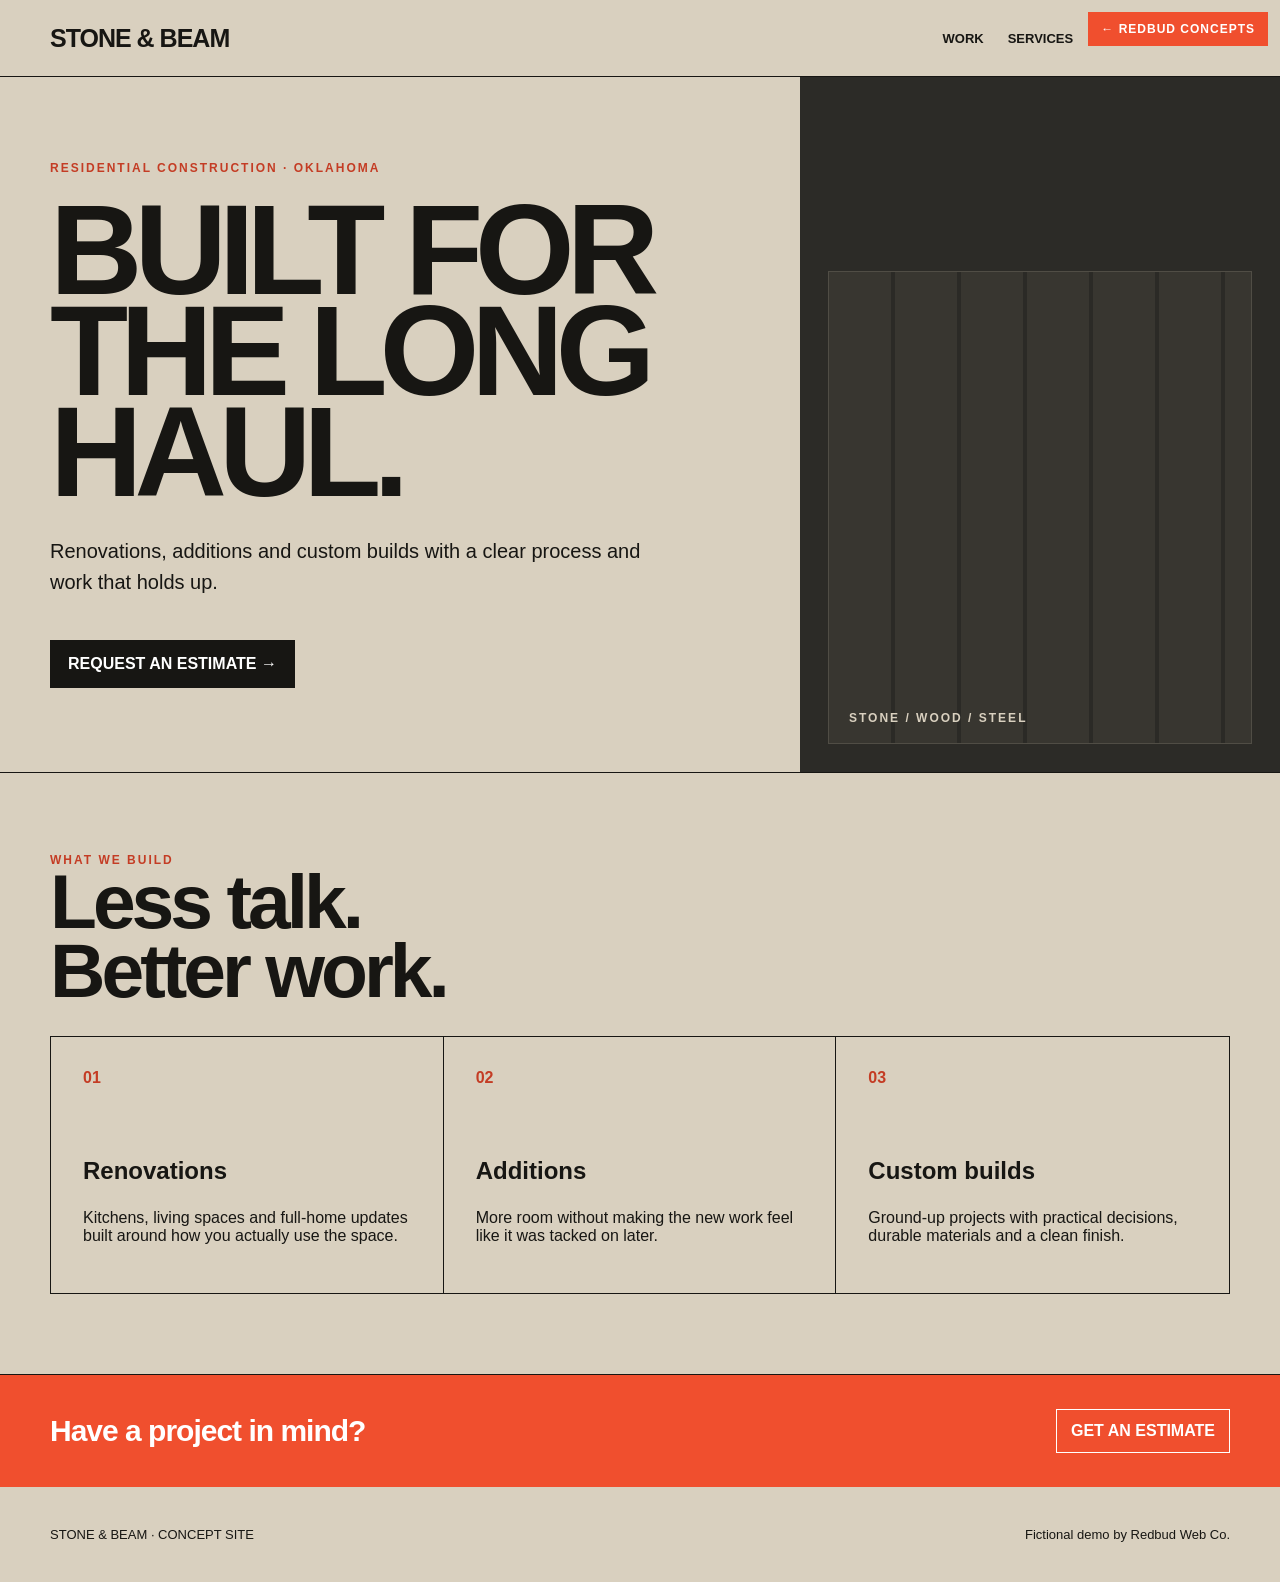
<file: stone-and-beam.html>
<!doctype html><html lang="en"><head><meta charset="utf-8"><meta name="viewport" content="width=device-width,initial-scale=1"><title>Stone & Beam — Redbud Concept</title><style>
*{box-sizing:border-box}body{margin:0;background:#d9d0bf;color:#171613;font-family:Arial,Helvetica,sans-serif}a{color:inherit;text-decoration:none}.demo{position:fixed;top:12px;right:12px;z-index:20;background:#f04f2e;color:#fff;padding:10px 13px;font:700 12px Arial;text-transform:uppercase;letter-spacing:1px}.top{border-bottom:1px solid #171613}.wrap{width:min(1180px,calc(100% - 36px));margin:auto}.nav{height:76px;display:flex;align-items:center;justify-content:space-between;font-weight:800}.nav strong{font-size:25px;letter-spacing:-1px}.nav div{display:flex;gap:24px;font-size:13px}.hero{display:grid;grid-template-columns:1.25fr .75fr;min-height:650px;border-bottom:1px solid #171613}.hero .copy{padding:84px max(18px,calc((100vw - 1180px)/2));padding-right:60px}.eyebrow{font-size:12px;letter-spacing:2px;text-transform:uppercase;font-weight:900;color:#c43c24}.hero h1{font-size:clamp(70px,10vw,145px);line-height:.79;letter-spacing:-8px;margin:24px 0 34px}.hero p{font-size:20px;line-height:1.55;max-width:620px}.cta{display:inline-block;margin-top:22px;background:#171613;color:#fff;padding:15px 18px;font-weight:800}.material{background:#2c2b27;padding:28px;display:flex;align-items:flex-end}.material div{width:100%;height:74%;background:repeating-linear-gradient(90deg,#383630 0 62px,#2b2a26 62px 66px);border:1px solid #504d45;position:relative}.material div:after{content:"STONE / WOOD / STEEL";position:absolute;left:20px;bottom:18px;color:#d9d0bf;font-size:12px;letter-spacing:2px;font-weight:900}.section{padding:80px 0;border-bottom:1px solid #171613}.section h2{font-size:clamp(44px,6vw,82px);letter-spacing:-4px;line-height:.9;margin:0 0 30px}.services{display:grid;grid-template-columns:repeat(3,1fr);border:1px solid #171613}.services article{padding:32px;border-right:1px solid #171613;min-height:230px}.services article:last-child{border-right:0}.n{color:#c43c24;font-weight:900}.services h3{margin-top:70px;font-size:24px}.band{background:#f04f2e;color:white;padding:34px 0}.band .wrap{display:flex;justify-content:space-between;gap:20px;align-items:center}.band b{font-size:30px;letter-spacing:-1px}.band a{border:1px solid white;padding:12px 14px;font-weight:900}.foot{padding:40px 0;font-size:13px;display:flex;justify-content:space-between}@media(max-width:760px){.nav div{display:none}.hero{grid-template-columns:1fr}.material{min-height:330px}.hero h1{letter-spacing:-5px}.services{grid-template-columns:1fr}.services article{border-right:0;border-bottom:1px solid #171613}.band .wrap,.foot{flex-direction:column;align-items:flex-start}}/* mobile polish: stone-and-beam.html */
@media(max-width:520px){
  body{overflow-x:hidden}
  .demo{top:auto;right:12px;bottom:12px;padding:9px 11px;font-size:10px}
  .wrap{width:calc(100% - 28px)}
  .nav{height:64px}
  .nav strong{font-size:20px}
  .hero{min-height:0}
  .hero .copy{padding:54px 14px 40px}
  .hero h1{font-size:54px;line-height:.84;letter-spacing:-3.5px;margin:18px 0 22px}
  .hero p{font-size:17px}
  .cta{display:flex;justify-content:center;width:100%;padding:15px 16px}
  .material{min-height:240px}
  .section{padding:58px 0}
  h2{font-size:44px;letter-spacing:-2px}
  .services article{padding:24px 0}
  .band{padding:28px 0}
  .band .wrap{gap:18px}
  .band b{font-size:29px}
  .band a{width:100%;text-align:center;padding:14px}
  .foot{gap:8px;padding:30px 0 78px;font-size:11px}
}
</style></head><body><a class="demo" href="work.html">← Redbud concepts</a><div class="top"><div class="wrap nav"><strong>STONE &amp; BEAM</strong><div><span>WORK</span><span>SERVICES</span><span>ABOUT</span><span>CONTACT</span></div></div></div><main><section class="hero"><div class="copy"><div class="eyebrow">Residential construction · Oklahoma</div><h1>BUILT FOR<br>THE LONG HAUL.</h1><p>Renovations, additions and custom builds with a clear process and work that holds up.</p><a class="cta" href="#estimate">REQUEST AN ESTIMATE →</a></div><div class="material"><div></div></div></section><section class="section"><div class="wrap"><div class="eyebrow">What we build</div><h2>Less talk.<br>Better work.</h2><div class="services"><article><span class="n">01</span><h3>Renovations</h3><p>Kitchens, living spaces and full-home updates built around how you actually use the space.</p></article><article><span class="n">02</span><h3>Additions</h3><p>More room without making the new work feel like it was tacked on later.</p></article><article><span class="n">03</span><h3>Custom builds</h3><p>Ground-up projects with practical decisions, durable materials and a clean finish.</p></article></div></div></section><section class="band" id="estimate"><div class="wrap"><b>Have a project in mind?</b><a href="#">GET AN ESTIMATE</a></div></section></main><footer class="wrap foot"><span>STONE &amp; BEAM · CONCEPT SITE</span><span>Fictional demo by Redbud Web Co.</span></footer></body></html>
</file>
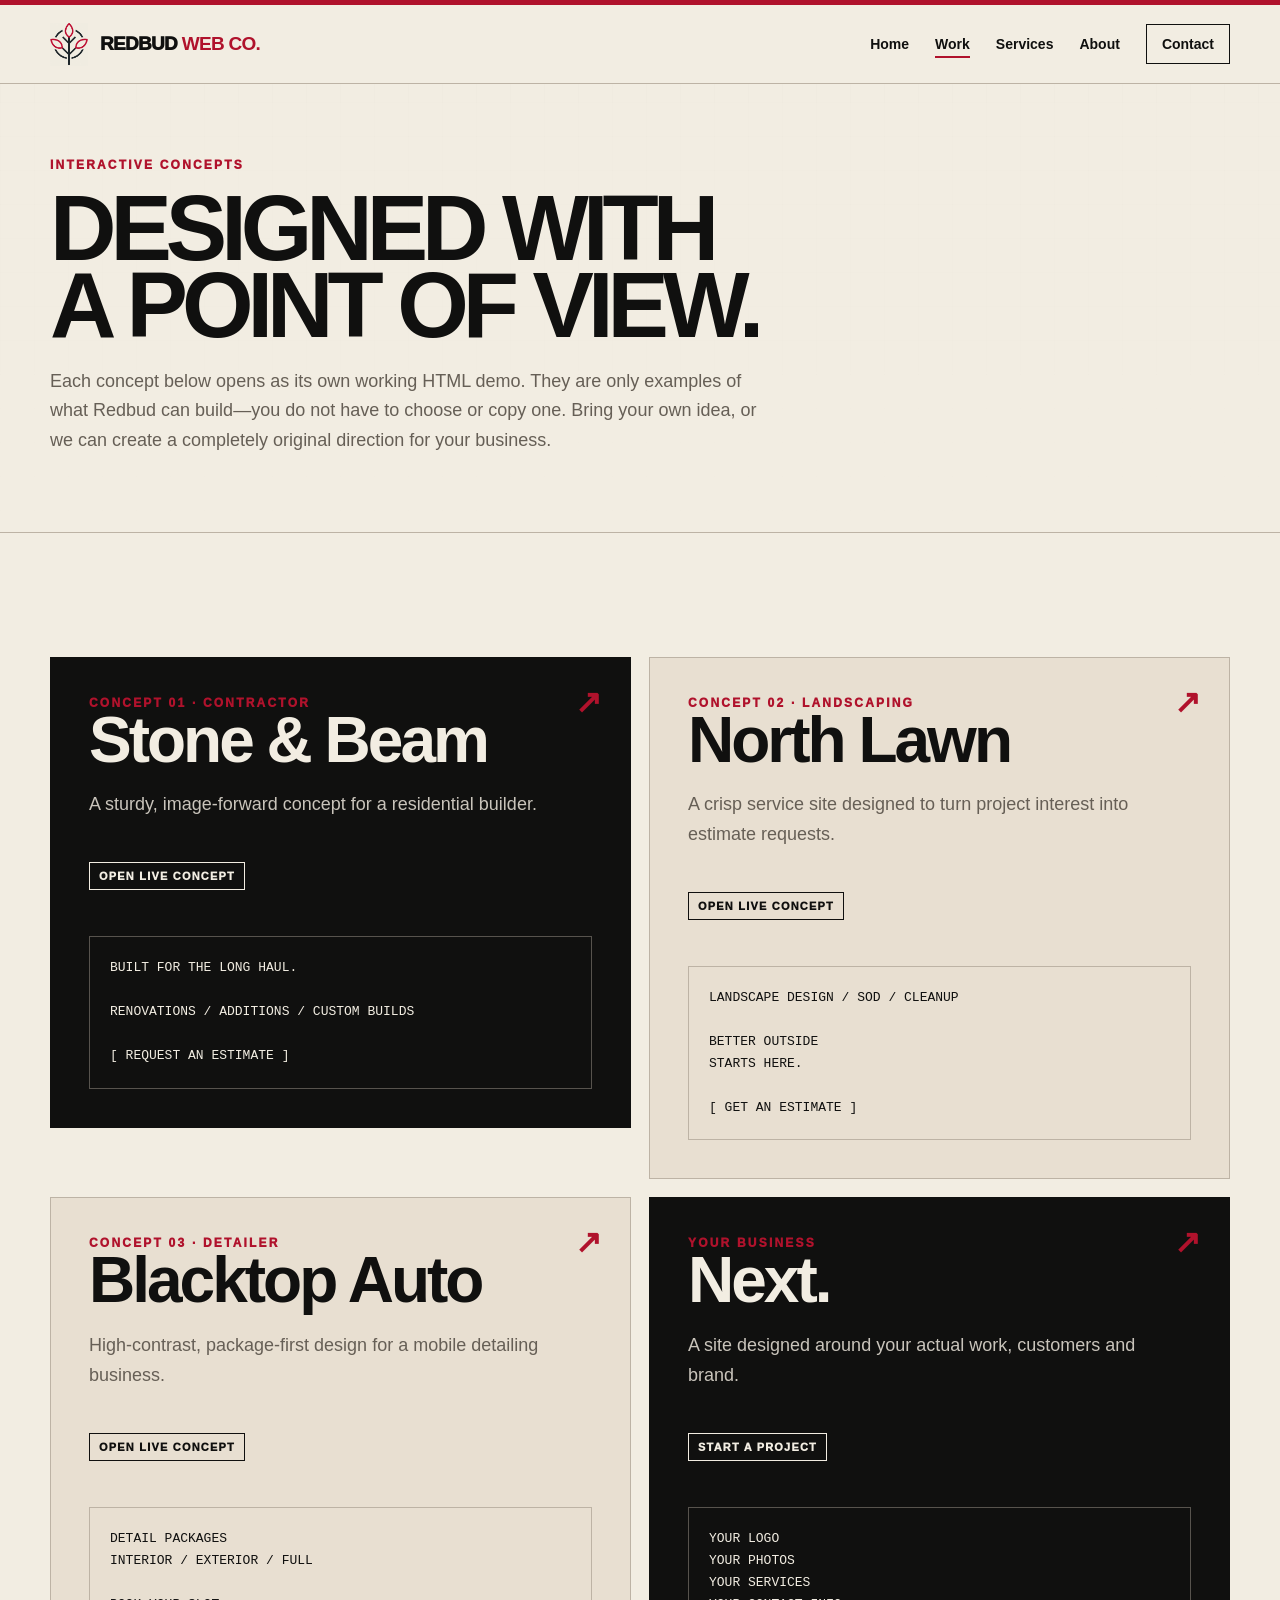
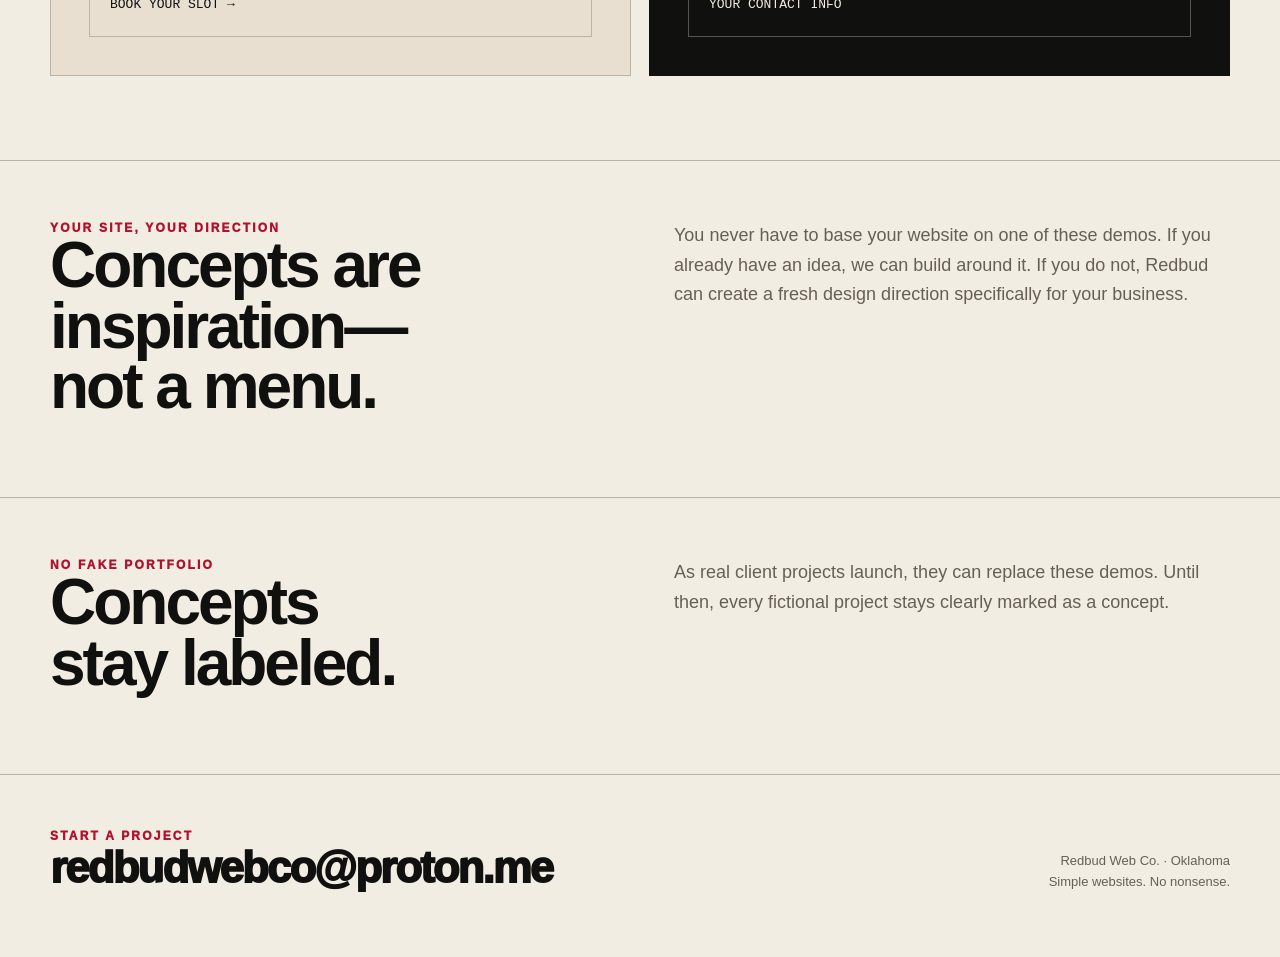
<file: work.html>
<!doctype html><html lang="en"><head><meta charset="utf-8"><meta name="viewport" content="width=device-width,initial-scale=1"><meta name="description" content="Interactive Redbud Web Co. website concepts and portfolio work."><title>Work | Redbud Web Co.</title><link rel="stylesheet" href="style.css"></head><body><div class="topline"></div>
<nav><div class="wrap navin"><a class="brand" href="index.html"><span class="logo-crop" aria-hidden="true"><img src="assets/redbud-logo-source.png" alt=""></span><span>REDBUD <b>WEB CO.</b></span></a><div class="links"><a href="index.html">Home</a><a aria-current="page" href="work.html">Work</a><a href="services.html">Services</a><a href="about.html">About</a><a class="nav-cta" href="contact.html">Contact</a></div><button class="menu-btn" aria-label="Open menu" aria-expanded="false"><span aria-hidden="true"></span></button></div><div class="mobile-menu"><a href="index.html">Home</a><a href="work.html">Work</a><a href="services.html">Services</a><a href="about.html">About</a><a href="contact.html">Contact</a></div></nav><header class="pagehead"><div class="wrap"><div class="kicker">Interactive concepts</div><h1>DESIGNED WITH A POINT OF VIEW.</h1><p>Each concept below opens as its own working HTML demo. They are only examples of what Redbud can build—you do not have to choose or copy one. Bring your own idea, or we can create a completely original direction for your business.</p></div></header>
<section class="section"><div class="wrap"><div class="project-grid">
<a class="project-link" href="stone-and-beam.html"><article class="project reveal"><div><div class="kicker">Concept 01 · Contractor</div><h2>Stone &amp; Beam</h2><p>A sturdy, image-forward concept for a residential builder.</p><span class="project-chip">Open live concept</span></div><div class="mock">BUILT FOR THE LONG HAUL.<br><br>RENOVATIONS / ADDITIONS / CUSTOM BUILDS<br><br>[ REQUEST AN ESTIMATE ]</div></article></a>
<a class="project-link" href="north-lawn.html"><article class="project light reveal"><div><div class="kicker">Concept 02 · Landscaping</div><h2>North Lawn</h2><p>A crisp service site designed to turn project interest into estimate requests.</p><span class="project-chip">Open live concept</span></div><div class="mock">LANDSCAPE DESIGN / SOD / CLEANUP<br><br>BETTER OUTSIDE<br>STARTS HERE.<br><br>[ GET AN ESTIMATE ]</div></article></a>
<a class="project-link" href="blacktop-auto.html"><article class="project light reveal"><div><div class="kicker">Concept 03 · Detailer</div><h2>Blacktop Auto</h2><p>High-contrast, package-first design for a mobile detailing business.</p><span class="project-chip">Open live concept</span></div><div class="mock">DETAIL PACKAGES<br>INTERIOR / EXTERIOR / FULL<br><br>BOOK YOUR SLOT →</div></article></a>
<a class="project-link" href="contact.html"><article class="project reveal"><div><div class="kicker">Your business</div><h2>Next.</h2><p>A site designed around your actual work, customers and brand.</p><span class="project-chip">Start a project</span></div><div class="mock">YOUR LOGO<br>YOUR PHOTOS<br>YOUR SERVICES<br>YOUR CONTACT INFO</div></article></a>
</div></div></section>
<section class="section compact"><div class="wrap split"><div><div class="kicker">Your site, your direction</div><h2>Concepts are inspiration—not a menu.</h2></div><p>You never have to base your website on one of these demos. If you already have an idea, we can build around it. If you do not, Redbud can create a fresh design direction specifically for your business.</p></div></section><section class="section compact"><div class="wrap split"><div><div class="kicker">No fake portfolio</div><h2>Concepts stay labeled.</h2></div><p>As real client projects launch, they can replace these demos. Until then, every fictional project stays clearly marked as a concept.</p></div></section><footer><div class="wrap foot"><div><div class="kicker">Start a project</div><div class="email"><a href="mailto:redbudwebco@proton.me">redbudwebco@proton.me</a></div></div><div class="note">Redbud Web Co. · Oklahoma<br>Simple websites. No nonsense.</div></div></footer><script src="script.js"></script></body></html>
</file>
<file: style.css>
:root{
  --ink:#10100f;--paper:#f2ede2;--paper-2:#e8dfd1;--red:#b0122c;--red-dark:#7a1021;--line:#bdb3a5;--muted:#665f56;--max:1180px;
}
*{box-sizing:border-box}html{scroll-behavior:smooth}body{margin:0;background:var(--paper);color:var(--ink);font-family:Inter,ui-sans-serif,-apple-system,BlinkMacSystemFont,"Segoe UI",sans-serif;-webkit-font-smoothing:antialiased}body:before{content:"";position:fixed;inset:0;pointer-events:none;opacity:.22;background-image:linear-gradient(rgba(16,16,15,.04) 1px,transparent 1px),linear-gradient(90deg,rgba(16,16,15,.04) 1px,transparent 1px);background-size:34px 34px;mask-image:linear-gradient(to bottom,black,transparent 75%);z-index:-1}a{color:inherit;text-decoration:none}img{display:block;max-width:100%}button,input,textarea{font:inherit}.wrap{width:min(var(--max),calc(100% - 40px));margin-inline:auto}.topline{height:5px;background:var(--red)}
nav{position:sticky;top:0;z-index:50;background:rgba(242,237,226,.94);backdrop-filter:blur(12px);border-bottom:1px solid var(--line)}.navin{height:78px;display:flex;align-items:center;justify-content:space-between;gap:24px}.brand{display:inline-flex;align-items:center;gap:12px;font-weight:950;letter-spacing:-.7px;font-size:19px}.brand b{color:var(--red)}.logo-crop{position:relative;display:inline-block;width:38px;height:43px;overflow:hidden;flex:0 0 38px}.logo-crop img{position:absolute;width:82px;max-width:none;left:-22px;top:-18px;mix-blend-mode:multiply}.links{display:flex;gap:26px;align-items:center;font-size:14px;font-weight:800}.links a{position:relative}.links a:after{content:"";position:absolute;left:0;right:100%;bottom:-6px;height:2px;background:var(--red);transition:.2s ease}.links a:hover:after,.links a[aria-current="page"]:after{right:0}.nav-cta{padding:11px 15px;border:1px solid var(--ink)}.nav-cta:hover{background:var(--ink);color:var(--paper)}.menu-btn{display:none;background:none;border:0;font-weight:900;font-size:24px;padding:8px}.mobile-menu{display:none;border-top:1px solid var(--line);padding:12px 20px 18px}.mobile-menu a{display:block;padding:11px 0;font-weight:800}

.hero{padding:86px 0 0;border-bottom:1px solid var(--line);overflow:hidden}.hero-grid{display:grid;grid-template-columns:minmax(0,1.3fr) minmax(280px,.7fr);gap:70px;align-items:end}.kicker{text-transform:uppercase;letter-spacing:2.2px;font-size:12px;color:var(--red);font-weight:950}h1,h2,h3,p{margin-top:0}h1{font-size:clamp(58px,9.2vw,116px);line-height:.84;letter-spacing:-6px;margin:18px 0 28px;max-width:1000px;text-wrap:balance}h2{font-size:clamp(36px,5vw,64px);line-height:.95;letter-spacing:-3px;margin-bottom:20px;text-wrap:balance}h3{font-size:24px;letter-spacing:-1px;margin-bottom:10px}p{font-size:18px;line-height:1.65;color:var(--muted);max-width:720px}.hero-copy{font-size:20px;max-width:690px}.hero-actions{display:flex;gap:12px;flex-wrap:wrap;margin-top:34px}.btn{display:inline-flex;align-items:center;justify-content:center;gap:10px;background:var(--ink);color:var(--paper);padding:14px 19px;border:1px solid var(--ink);font-weight:900;transition:.18s ease}.btn:hover{transform:translateY(-2px);background:var(--red);border-color:var(--red)}.btn.ghost{background:transparent;color:var(--ink)}.btn.ghost:hover{color:var(--paper)}.hero-stamp{align-self:stretch;border-left:1px solid var(--line);padding:0 0 28px 28px;display:flex;flex-direction:column;justify-content:flex-end}.hero-stamp .big{font-size:clamp(56px,8vw,96px);font-weight:950;letter-spacing:-6px;line-height:.75;color:var(--red)}.hero-stamp strong{font-size:24px;letter-spacing:-1px}.hero-stamp p{font-size:14px;margin:12px 0 0}.industry-strip{margin-top:76px;border-top:1px solid var(--line);display:grid;grid-template-columns:repeat(5,1fr)}.industry-strip span{padding:18px 10px;border-right:1px solid var(--line);font-size:12px;font-weight:950;text-transform:uppercase;letter-spacing:1.2px;text-align:center}.industry-strip span:last-child{border-right:0}
.priceband{border-bottom:1px solid var(--line)}.price{display:grid;grid-template-columns:1fr 1fr;gap:60px;align-items:end;padding:76px 0}.price-lockup strong{font-size:clamp(86px,12vw,154px);letter-spacing:-8px;line-height:.75;display:block}.price-lockup small{display:block;font-size:14px;color:var(--muted);margin-top:18px}.section{padding:84px 0;border-bottom:1px solid var(--line)}.section.compact{padding:60px 0}.grid3{display:grid;grid-template-columns:repeat(3,1fr);border-top:1px solid var(--line);border-left:1px solid var(--line);margin-top:36px}.card{padding:30px;border-right:1px solid var(--line);border-bottom:1px solid var(--line);min-height:210px;background:transparent;transition:.2s ease}.card:hover{background:var(--paper-2);transform:translateY(-3px)}.card .n{font-size:12px;color:var(--red);font-weight:950;letter-spacing:1.5px}.card h3{margin-top:44px}.split{display:grid;grid-template-columns:1fr 1fr;gap:68px;align-items:start}.bigline{font-size:clamp(34px,5vw,68px);font-weight:950;letter-spacing:-3px;line-height:.95;margin:0}.rule-list{border-top:1px solid var(--line);margin-top:28px}.rule{display:grid;grid-template-columns:56px 1fr;gap:18px;padding:22px 0;border-bottom:1px solid var(--line)}.rule b{color:var(--red);font-size:12px;letter-spacing:1.4px}.rule span{font-size:18px;font-weight:800}
.process{display:grid;grid-template-columns:repeat(3,1fr);border:1px solid var(--ink);margin-top:34px}.process article{padding:32px;min-height:260px;border-right:1px solid var(--ink);position:relative}.process article:last-child{border-right:0}.process .step{font-size:72px;line-height:.75;font-weight:950;letter-spacing:-5px;color:var(--red)}.process h3{margin-top:70px}.process p{font-size:15px}.red-panel{background:var(--red);color:white;padding:44px;position:relative;overflow:hidden}.red-panel:after{content:"RB";position:absolute;right:-20px;bottom:-58px;font-size:220px;font-weight:950;letter-spacing:-20px;color:rgba(255,255,255,.11);line-height:1}.red-panel p{color:rgba(255,255,255,.82)}
.project-grid{display:grid;grid-template-columns:1fr 1fr;gap:18px;margin-top:40px}.project-link{display:block}.project{position:relative;background:var(--ink);color:var(--paper);padding:38px;min-height:410px;overflow:hidden;border:1px solid var(--ink);transition:transform .22s ease,box-shadow .22s ease}.project.light{background:var(--paper-2);color:var(--ink);border-color:var(--line)}.project p{color:#c9c4bb}.project.light p{color:var(--muted)}.project .mock{margin-top:46px;border:1px solid #57534d;padding:20px;font-family:ui-monospace,SFMono-Regular,Menlo,monospace;font-size:13px;line-height:1.7}.project.light .mock{border-color:var(--line)}.project:after{content:"↗";position:absolute;right:28px;top:25px;font-size:32px;font-weight:800;color:var(--red);transition:.2s ease}.project-link:hover .project{transform:translateY(-5px) rotate(-.25deg);box-shadow:10px 10px 0 var(--red)}.project-link:nth-child(even):hover .project{transform:translateY(-5px) rotate(.25deg)}.project-chip{display:inline-block;margin-top:24px;border:1px solid currentColor;padding:7px 9px;font-size:11px;font-weight:950;letter-spacing:1.2px;text-transform:uppercase}
.work-preview{display:grid;grid-template-columns:1.2fr .8fr;gap:18px;margin-top:38px}.mini-work{border:1px solid var(--ink);padding:30px;min-height:320px;display:flex;flex-direction:column;justify-content:space-between;transition:.2s ease}.mini-work.dark{background:var(--ink);color:var(--paper)}.mini-work.dark p{color:#c9c4bb}.mini-work:hover{transform:translate(-4px,-4px);box-shadow:8px 8px 0 var(--red)}.mini-work .arrow{font-size:44px;line-height:1;color:var(--red)}
.pagehead{padding:74px 0 58px;border-bottom:1px solid var(--line)}.pagehead h1{font-size:clamp(52px,8vw,92px);margin-bottom:22px}.pricing-box{border:2px solid var(--ink);padding:38px;display:grid;grid-template-columns:1fr auto;gap:35px;align-items:center}.pricing-box .money{font-size:clamp(76px,11vw,140px);font-weight:950;letter-spacing:-7px;line-height:.78}.tag{display:inline-block;border:1px solid var(--line);padding:8px 10px;font-size:12px;font-weight:900;text-transform:uppercase;letter-spacing:1px;margin:0 6px 8px 0}.faq{border-top:1px solid var(--line);margin-top:36px}details{border-bottom:1px solid var(--line);padding:20px 0}summary{cursor:pointer;font-weight:900;font-size:20px;list-style:none}summary::-webkit-details-marker{display:none}details p{padding-top:14px;margin-bottom:0}.contact-box{display:grid;grid-template-columns:1.1fr .9fr;gap:60px;align-items:start}.contact-email{font-size:clamp(28px,5vw,56px);font-weight:950;letter-spacing:-2.5px;word-break:break-word}.contact-panel{background:var(--ink);color:var(--paper);padding:36px}.contact-panel p{color:#c9c4bb}.contact-panel .btn{background:var(--red);border-color:var(--red)}footer{padding:54px 0 64px}.foot{display:flex;justify-content:space-between;gap:30px;align-items:flex-end}.email{font-size:clamp(24px,4vw,44px);font-weight:950;letter-spacing:-2px;word-break:break-word}.note{font-size:13px;color:var(--muted);line-height:1.6;text-align:right}.badge-row{display:flex;flex-wrap:wrap;gap:8px;margin-top:20px}.reveal{opacity:0;transform:translateY(12px);transition:.55s ease}.reveal.visible{opacity:1;transform:none}
@media(max-width:860px){.links{display:none}.menu-btn{display:block}.mobile-menu.open{display:block}.hero-grid,.price,.split,.contact-box,.work-preview{grid-template-columns:1fr}.hero-grid{gap:38px}.hero-stamp{border-left:0;border-top:1px solid var(--line);padding:24px 0}.grid3,.project-grid,.process{grid-template-columns:1fr}.process article{border-right:0;border-bottom:1px solid var(--ink)}.process article:last-child{border-bottom:0}.pricing-box{grid-template-columns:1fr}.foot{align-items:flex-start;flex-direction:column}.note{text-align:left}.industry-strip{grid-template-columns:1fr 1fr}.industry-strip span{border-bottom:1px solid var(--line)}}@media(max-width:520px){.wrap{width:min(var(--max),calc(100% - 28px))}.hero{padding-top:64px}.section{padding:66px 0}.pagehead{padding:58px 0 46px}h1{font-size:54px;letter-spacing:-3px}.price-lockup strong{letter-spacing:-5px}.card{min-height:180px}.project{padding:28px;min-height:350px}.industry-strip{grid-template-columns:1fr}.industry-strip span{border-right:0}}


/* ——— Intentional mobile design ——— */
html,body{max-width:100%;overflow-x:hidden}
a,button{-webkit-tap-highlight-color:rgba(176,18,44,.12)}
::selection{background:var(--red);color:#fff}

@media(max-width:860px){
  nav{backdrop-filter:blur(16px)}
  .navin{height:68px;gap:14px}
  .brand{gap:9px;font-size:16px;letter-spacing:-.45px}
  .logo-crop{width:31px;height:36px;flex-basis:31px}
  .logo-crop img{width:69px;left:-19px;top:-15px}

  .menu-btn{
    display:grid;
    place-items:center;
    width:42px;
    height:42px;
    padding:0;
    border:1px solid var(--ink);
    border-radius:0;
    font-size:0;
    cursor:pointer;
    position:relative;
  }
  .menu-btn:before,.menu-btn:after,.menu-btn span{
    content:"";
    position:absolute;
    width:18px;
    height:2px;
    background:var(--ink);
    transition:transform .2s ease,top .2s ease,opacity .2s ease;
  }
  .menu-btn:before{top:14px}
  .menu-btn span{top:20px}
  .menu-btn:after{top:26px}
  .menu-btn[aria-expanded="true"]:before{top:20px;transform:rotate(45deg)}
  .menu-btn[aria-expanded="true"] span{opacity:0}
  .menu-btn[aria-expanded="true"]:after{top:20px;transform:rotate(-45deg)}

  .mobile-menu{
    padding:0 max(20px,env(safe-area-inset-right)) 18px max(20px,env(safe-area-inset-left));
    background:var(--paper);
  }
  .mobile-menu.open{
    display:block;
    animation:menuDrop .18s ease-out both;
  }
  .mobile-menu a{
    display:flex;
    align-items:center;
    justify-content:space-between;
    min-height:56px;
    padding:0;
    border-bottom:1px solid var(--line);
    font-size:22px;
    font-weight:950;
    letter-spacing:-.8px;
  }
  .mobile-menu a:after{content:"↗";font-size:18px;color:var(--red)}
  .mobile-menu a:last-child{
    margin-top:14px;
    min-height:52px;
    padding:0 16px;
    border:1px solid var(--red);
    background:var(--red);
    color:#fff;
  }
  .mobile-menu a:last-child:after{color:#fff}
  @keyframes menuDrop{from{opacity:0;transform:translateY(-8px)}to{opacity:1;transform:none}}

  .hero{padding:58px 0 0}
  .hero-grid{gap:30px}
  .hero-copy{font-size:18px;line-height:1.55}
  .hero-actions{margin-top:28px;gap:10px}
  .hero-actions .btn{min-height:52px;padding:14px 18px}
  .hero-stamp{padding:22px 0 8px}
  .hero-stamp .big{font-size:72px;letter-spacing:-5px}
  .hero-stamp strong{font-size:20px}
  .hero-stamp p{max-width:420px}

  .price{gap:30px;padding:58px 0}
  .section{padding:70px 0}
  .section.compact{padding:50px 0}
  .split{gap:32px}

  .grid3{
    border-left:0;
    border-top:1px solid var(--ink);
    gap:0;
  }
  .card{
    min-height:0;
    padding:24px 4px 26px;
    border-right:0;
    border-bottom:1px solid var(--line);
  }
  .card:hover{transform:none}
  .card h3{margin-top:26px}
  .card p{margin-bottom:0}

  .process{margin-top:28px}
  .process article{min-height:0;padding:26px}
  .process .step{font-size:58px}
  .process h3{margin-top:38px}

  .project-grid{gap:12px;margin-top:30px}
  .project{min-height:340px}
  .project-link:hover .project,.project-link:nth-child(even):hover .project{
    transform:none;box-shadow:none
  }
  .project:after{right:22px;top:20px}
  .project .mock{margin-top:34px}

  .work-preview{gap:12px;margin-top:30px}
  .mini-work{min-height:260px}
  .mini-work:hover{transform:none;box-shadow:none}

  .pricing-box{padding:28px;gap:24px}
  .contact-box{gap:32px}
  .contact-panel{padding:28px}

  details{padding:18px 0}
  summary{font-size:18px;line-height:1.3}

  footer{padding:44px 0 calc(48px + env(safe-area-inset-bottom))}
  .foot{gap:22px}
}

@media(max-width:520px){
  .wrap{width:calc(100% - 32px)}
  .topline{height:4px}
  .navin{height:64px}

  .pagehead{padding:48px 0 40px}
  .pagehead h1{font-size:clamp(44px,14vw,62px);line-height:.9;letter-spacing:-3.5px;margin-bottom:18px}
  .hero{padding-top:46px}
  h1{font-size:clamp(48px,15vw,66px);line-height:.88;letter-spacing:-4px;margin:14px 0 22px}
  h2{font-size:clamp(34px,11vw,48px);line-height:.97;letter-spacing:-2.2px}
  h3{font-size:22px}
  p{font-size:16px;line-height:1.58}
  .hero-copy{font-size:17px}

  .kicker{font-size:11px;letter-spacing:1.7px}
  .hero-actions{display:grid;grid-template-columns:1fr}
  .hero-actions .btn{width:100%;min-height:54px}
  .btn{min-height:48px}

  .hero-stamp .big{font-size:64px}
  .industry-strip{
    display:flex;
    overflow-x:auto;
    margin:46px -16px 0;
    padding-left:16px;
    border-top:1px solid var(--line);
    scrollbar-width:none;
    overscroll-behavior-inline:contain;
  }
  .industry-strip::-webkit-scrollbar{display:none}
  .industry-strip span{
    flex:0 0 auto;
    min-width:135px;
    padding:16px 18px;
    border-right:1px solid var(--line);
    border-bottom:0;
    white-space:nowrap;
  }

  .price{padding:50px 0}
  .price-lockup strong{font-size:96px;letter-spacing:-6px}
  .price-lockup small{margin-top:14px;line-height:1.5}

  .section{padding:58px 0}
  .section.compact{padding:44px 0}
  .red-panel{padding:30px 26px}
  .red-panel:after{font-size:160px;right:-14px;bottom:-44px}

  .rule{grid-template-columns:42px 1fr;gap:12px;padding:18px 0}
  .rule span{font-size:16px}
  .bigline{font-size:40px;letter-spacing:-2px}

  .project{padding:24px;min-height:310px}
  .project .mock{padding:16px;font-size:12px}
  .project:after{font-size:26px}
  .project-chip{margin-top:18px}

  .mini-work{padding:24px;min-height:235px}
  .mini-work .arrow{font-size:36px}

  .pricing-box{padding:24px;border-width:1px}
  .pricing-box .money{font-size:84px;letter-spacing:-5px}
  .tag{font-size:10px}

  .contact-email{font-size:clamp(26px,9vw,40px);letter-spacing:-1.7px}
  .contact-panel{padding:24px}
  .contact-panel .btn{width:100%}

  .email{font-size:clamp(23px,8vw,34px);letter-spacing:-1.4px}
  .note{font-size:12px}

  /* Give touch devices feedback without desktop-style hover movement. */
  .btn:active{transform:translateY(1px)}
  .project-link:active .project,.mini-work:active{background:var(--paper-2)}
  .project-link:active .project:not(.light){background:#1c1b19}
}

@media(max-width:360px){
  .wrap{width:calc(100% - 24px)}
  .brand span:last-child{font-size:14px}
  .logo-crop{width:28px;flex-basis:28px}
  h1{font-size:45px}
  .price-lockup strong{font-size:82px}
}
</file>
